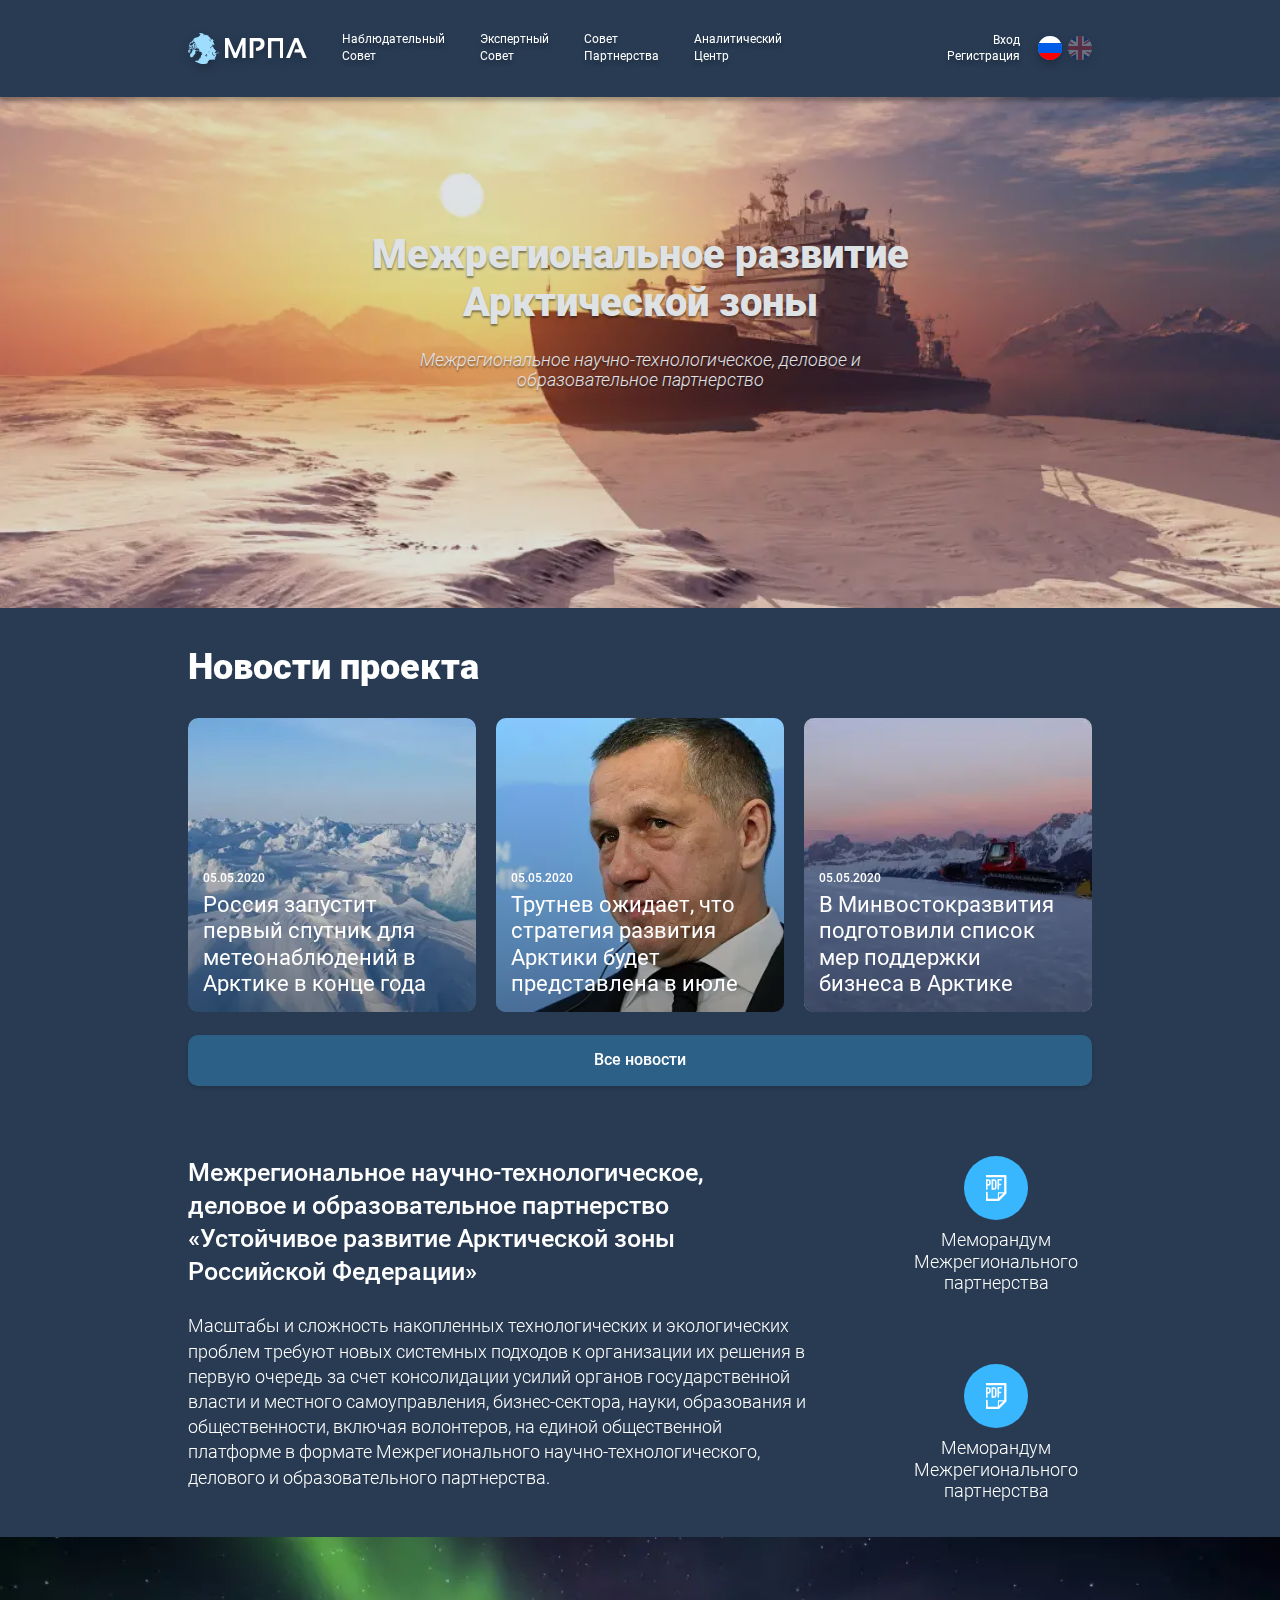
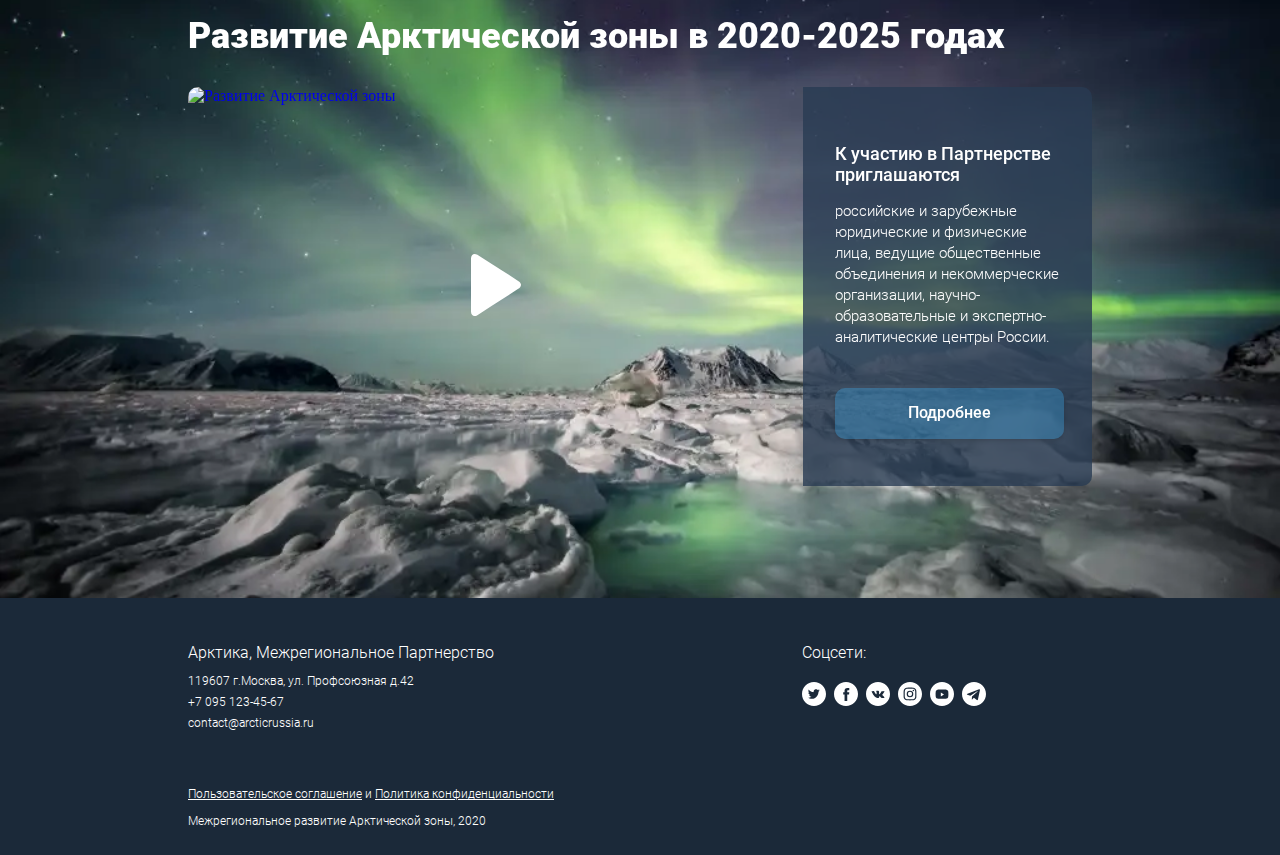
<file: index.html>
<!DOCTYPE html>
<html lang="en">

<head>
    <meta charset="UTF-8">
    <meta name="viewport" content="width=device-width, initial-scale=1.0">
    <meta name="theme-color" content="#283b53">
    <link rel="apple-touch-icon" sizes="180x180" href="images/favicon/apple-touch-icon.png">
    <link rel="icon" type="image/png" sizes="32x32" href="images/favicon/favicon-32x32.png">
    <link rel="icon" type="image/png" sizes="16x16" href="images/favicon/favicon-16x16.png">
    <link rel="manifest" href="images/favicon/site.webmanifest">
    <meta name="msapplication-TileColor" content="#da532c">
    <meta http-equiv="X-UA-Compatible" content="ie=edge">
    <title>МРПА</title>
    <link rel="stylesheet" href="css/style.min.css">
</head>

<body>
    <header class="header">
	<div class="container header__container">

		<a href="index.html" class="header__logo logo" aria-label="Логотип МРПА" title="Главная страница МРПА">
			<svg class="logo__img1 object-fit">
				<use href="images/svgSprite/svgSprite.svg#logo-img"></use>
			</svg>
			<svg class="logo__img2 object-fit">
				<use href="images/svgSprite/svgSprite.svg#logo-text"></use>
			</svg>
		</a>

		<nav class="nav header__nav">
			<ul class="nav__list">
				<li class="nav__item"><a href="supervisory-partnerships.html" class="nav__link">
						<span>Наблюдательный</span><span>Совет</span></a>
				</li>
				<li class="nav__item"><a href="expert-council.html" class="nav__link">
						<span>Экспертный</span><span>Совет</span></a>
				</li>
				<li class="nav__item"><a href="partnership.html" class="nav__link">
						<span>Совет</span><span>Партнерства</span></a>
				</li>
				<li class="nav__item"><a href="analytics.html" class="nav__link">
						<span>Аналитический</span><span>Центр</span></a>
				</li>
			</ul>
		</nav>

		<div class="authorization header__authorization">
			<a href="#" class="authorization__link">Вход</a>
			<a href="#" class="authorization__link">Регистрация</a>
		</div>

		<form class="language header__language">
			<label for="ru" title="Переключить на Русский Язык">
				<input class="language__control language__control--ru" type="radio" name="lang" checked id="ru">
			</label>
			<label for="eu" title="Change to English">
				<input class="language__control language__control--eu" type="radio" name="lang" id="eu">
			</label>
		</form>

		<nav class="nav header__nav header__nav--mob">
			<ul class="nav__list">
				<li class="nav__item"><a href="#" class="nav__link"><span>Реестр</span><span>Участников</span></a></li>
				<li class="nav__item"><a href="#" class="nav__link"><span>Документы</span><span>Партнерства</span></a></li>
			</ul>
		</nav>
		<button type="button" aria-label="Открыть меню" class="burger header__burger">
  <span></span>
</button>

  <div class="burger-menu header__burger-menu">
    <div class="burger-menu-authorization">
      <a href="#" class="burger-menu-authorization__link">Вход</a>
      <a href="#" class="burger-menu-authorization__link">Регистрация</a>
    </div>
    <nav class="nav burger-menu__nav">
      <ul class="nav__list">
        <li class="nav__item"><a href="supervisory-partnerships.html" class="nav__link"><span>Наблюдательный</span><span>Совет</span></a></li>
        <li class="nav__item"><a href="expert-council.html" class="nav__link"><span>Экспертный</span><span>Совет</span></a></li>
        <li class="nav__item"><a href="partnership.html" class="nav__link nav__link--current"><span>Совет</span><span>Партнерства</span></a></li>
        <li class="nav__item"><a href="#" class="nav__link"><span>Аналитический</span><span>Центр</span></a></li>
      </ul>
    </nav>

   <form class="language burger__language">
      <label for="ru">
        <input class="language__control language__control--ru" type="radio" name="lang" checked id="ru">
      </label>
      <label for="eu">
        <input class="language__control language__control--eu" type="radio" name="lang" id="eu">
      </label>
    </form>
  </div>
 
	</div>

	<div class="overlay"></div>
</header>
    <div class="global-wrapper">
            <main class="main">
                <section class="hero hero--home">
  <div class="hero__wrapper">
    <h1 class="main-title hero__title">Межрегиональное развитие Арктической зоны</h1>
    <p class="main-descr hero__descr">Межрегиональное научно-технологическое, деловое и образовательное партнерство</p>
  </div>
</section>
                <section class="top-news padtop padbtm">
    <div class="container">
        <h2 class="mid-title margbtmxl">Новости проекта</h2>
        <ul class="top-news__list top-news-scroller scroller">

            <li class="top-news__item card">
                <article class="card__article">
                    <div href="#" class="card__images">
                        <picture>
                            <source srcset="images/news-images/card1.webp" type="image/webp">
                            <img class="object-fit lazyload" src="images/news-images/card1.jpg" width="288px"
                                height="294px" alt="Работы в Арктике">
                        </picture>
                    </div>
                    <a href="#" class="card__date news-date" aria-label="Новости дня" title="Новости дня">05.05.2020</a>
                    <h3 class="card__title">Россия запустит первый спутник для метеонаблюдений в Арктике в
                        конце года</h3>
                    <a href="single-news.html" class="card__link" aria-label="Перейти на новость" title="Арктика"></a>
                </article>
            </li>

            <li class="top-news__item card">
                <article class="card__article">
                    <div class="card__images">
                        <picture>
                            <source srcset="images/news-images/card2.webp" type="image/webp">
                            <img class="object-fit lazyload" src="images/news-images/card2.jpg" width="288px"
                                height="294px" alt="Юрий Петрович Трутнев">
                        </picture>
                    </div>
                    <a href="#" class="card__date news-date" aria-label="Новости дня" title="Новости дня">05.05.2020</a>
                    <h3 class="card__title">Трутнев ожидает, что стратегия развития Арктики будет представлена в июле
                    </h3>
                    <a href="single-news.html" class="card__link" aria-label="Перейти на новость"
                        title="Юрий Петрович Трутнев"></a>
                </article>
            </li>

            <li class="top-news__item card">
                <article class="card__article">
                    <div class="card__images">
                        <picture>
                            <source srcset="images/news-images/card3.webp" type="image/webp">
                            <img class="object-fit lazyload" src="images/news-images/card3.jpg" width="288px"
                                height="294px" alt="Работы в Арктике">
                        </picture>
                    </div>
                    <a href="#" class="card__date news-date" title="Новости дня">05.05.2020</a>
                    <h3 class="card__title">В Минвостокразвития подготовили список мер поддержки бизнеса в Арктике</h3>
                    <a href="single-news.html" class="card__link" aria-label="Перейти на новость"
                        title="Работы в Арктике"></a>
                </article>
            </li>

        </ul>
        <a href="all-news.html" class="top-news__btn all-news-btn" aria-label="Открыть все новости">Все новости</a>
    </div>
</section>
                <section class="specification padtop padbtm">
  <div class="container">
    <h2 class="visually-hidden">Скачать документацию Меморандума Межрегионального партнерства</h2>
    <div class="specification__row">
      <div class="specification__col1">
        <h3 class="specification__title small-title margbtmxl">Межрегиональное научно-технологическое, деловое и образовательное
          партнерство
          «Устойчивое развитие Арктической зоны Российской Федерации»
        </h3>
        <p class="specification__text main-text">Масштабы и сложность накопленных технологических и экологических проблем
          требуют новых системных подходов к организации их решения в первую очередь за счет консолидации усилий органов
          государственной власти и местного самоуправления, бизнес-сектора, науки, образования и общественности, включая
          волонтеров, на единой общественной платформе в формате Межрегионального научно-технологического, делового и
          образовательного партнерства.
        </p>
      </div>
      <div class="specification__col2">
       <ul class="dowloand">
  <li class="dowloand__item">
    <a href="#" download class="dowloand__link dowloand-btn" aria-label="Скачать PDF файл">
      <span class="dowloand-btn__icon dowloand-btn__icon--pdf"></span>
      <p class="dowloand-btn__dscr main-text">Меморандум Межрегионального партнерства </p>
    </a>
  </li>
  <li class="dowloand__item">
    <a href="#" download class="dowloand__link dowloand-btn" aria-label="Скачать PDF файл">
      <span class="dowloand-btn__icon dowloand-btn__icon--pdf"></span>
      <p class="dowloand-btn__dscr main-text">Меморандум Межрегионального партнерства </p>
    </a>
  </li>
</ul>
      </div>
    </div>
  </div>
</section>
                <section class="movie">
  <div class="container">
    <h2 class="mid-title margbtmxl">Развитие Арктической зоны в 2020-2025 годах</h2>
    <div class="movie__inner">
      <div class="movie__player" aria-label="Видео о развитии Арктической зоны">
        <iframe width="100%" height="100%" src="https://www.youtube.com/embed/f7hbWvHKns0?start=136" srcdoc="<style>*{padding:0;margin:0;overflow:hidden}html,body{height:100%}img{position:absolute;width:100%;height:100%;top:0;bottom:0;}span{position:absolute;top:50%;left:50%;transform:translate(-50%, -50%)}span svg{width:67px;height:78px;}</style>
          <a href=https://www.youtube.com/embed/f7hbWvHKns0?autoplay=1>
            <picture>
            <source srcset=https://img.youtube.com/vi_webp/f7hbWvHKns0/hqdefault.webp type=image/webp>
            <img class=object-fit lazyloaded src=https://img.youtube.com/vi/f7hbWvHKns0/hqdefault.jpg alt='Развитие Арктической зоны'>
            </picture>
            <span aria-label=Воспроизвести видео><svg class=object-fit width=50px height=62px><use href=images/svgSprite/svgSprite.svg#play></use></svg>
            </span></a>" frameborder="0"
          allow="accelerometer; autoplay; encrypted-media; gyroscope; picture-in-picture" allowfullscreen
          title="Развитие Арктической зоны">
        </iframe>
      </div>
      <div class="movie__descr description">
        <h3 class="description__title">К участию в Партнерстве приглашаются</h3>
        <p class="description__text">российские и зарубежные юридические и физические лица, ведущие общественные
          объединения и некоммерческие организации, научно-образовательные и экспертно-аналитические центры России.
        </p>
        <a href="#" class="description__link all-news-btn">Подробнее</a>
      </div>
    </div>
  </div>
</section>
            </main>
        <footer class="footer">
	<div class="container">
		<div class="footer__row">

			<div class="footer__col footer__col--1">
				<h2 class="footer__title">
					Арктика, Межрегиональное Партнерство
				</h2>
				<ul class="footer__contacts contacts">
					<li class="contacts__item"><a class="contacts__link small-text" href="#" target="_blank">119607 г.Москва, ул. Профсоюзная д.42</a></li>
					<li class="contacts__item"><a class="contacts__link small-text" href="tel:+70951234567">+7 095 123-45-67</a></li>
					<li class="contacts__item"><a class="contacts__link small-text" href="mailto:contact@arcticrussia.ru">contact@arcticrussia.ru</a></li>
				</ul>
			</div>

			<div class="footer__col footer__col--2">
				<h2 class="footer__title">Соцсети:</h2>
				<ul class="footer__social social">
					<li class="social__item"><a class="social__link" href="#" aria-label="Мы в Твиттере"><svg width="24px"
								height="24px">
								<use href="images/svgSprite/svgSprite.svg#twitter"></use>
							</svg>
						</a></li>
					<li class="social__item"><a class="social__link" href="#" aria-label="Мы в Фэйсбуке"><svg width="24px"
								height="24px">
								<use href="images/svgSprite/svgSprite.svg#facebook"></use>
							</svg>
						</a></li>
					<li class="social__item"><a class="social__link" href="#" aria-label="Мы в ВК"><svg width="24px"
								height="24px">
								<use href="images/svgSprite/svgSprite.svg#vk"></use>
							</svg>
						</a></li>
					<li class="social__item"><a class="social__link" href="#" aria-label="Мы в Инстаграмме"><svg width="24px"
								height="24px">
								<use href="images/svgSprite/svgSprite.svg#insta"></use>
							</svg>
						</a></li>
					<li class="social__item"><a class="social__link" href="#" aria-label="Мы в Ютубе"><svg width="24px"
								height="24px">
								<use href="images/svgSprite/svgSprite.svg#youtube"></use>
							</svg>
						</a></li>
					<li class="social__item"><a class="social__link" href="#" aria-label="Мы в Телеграмм"><svg width="24px"
								height="24px">
								<use href="images/svgSprite/svgSprite.svg#telegram"></use>
							</svg>
						</a></li>
				</ul>
			</div>

		</div>
		<div class="footer__copyright copyright small-text">
			<div class="copyright__links">
				<a class="copyright__link" href="#">Пользовательское соглашение</a>
				<span>и</span>
				<a class="copyright__link" href="#">Политика конфиденциальности</a>
			</div>
			<p class="copyright__text">Межрегиональное развитие Арктической зоны, 2020</p>
		</div>
	</div>
</footer>
        
    </div> <!-- global-wrapper  -->

    <script src="js/main.js"></script>
</body>

</html>
</file>
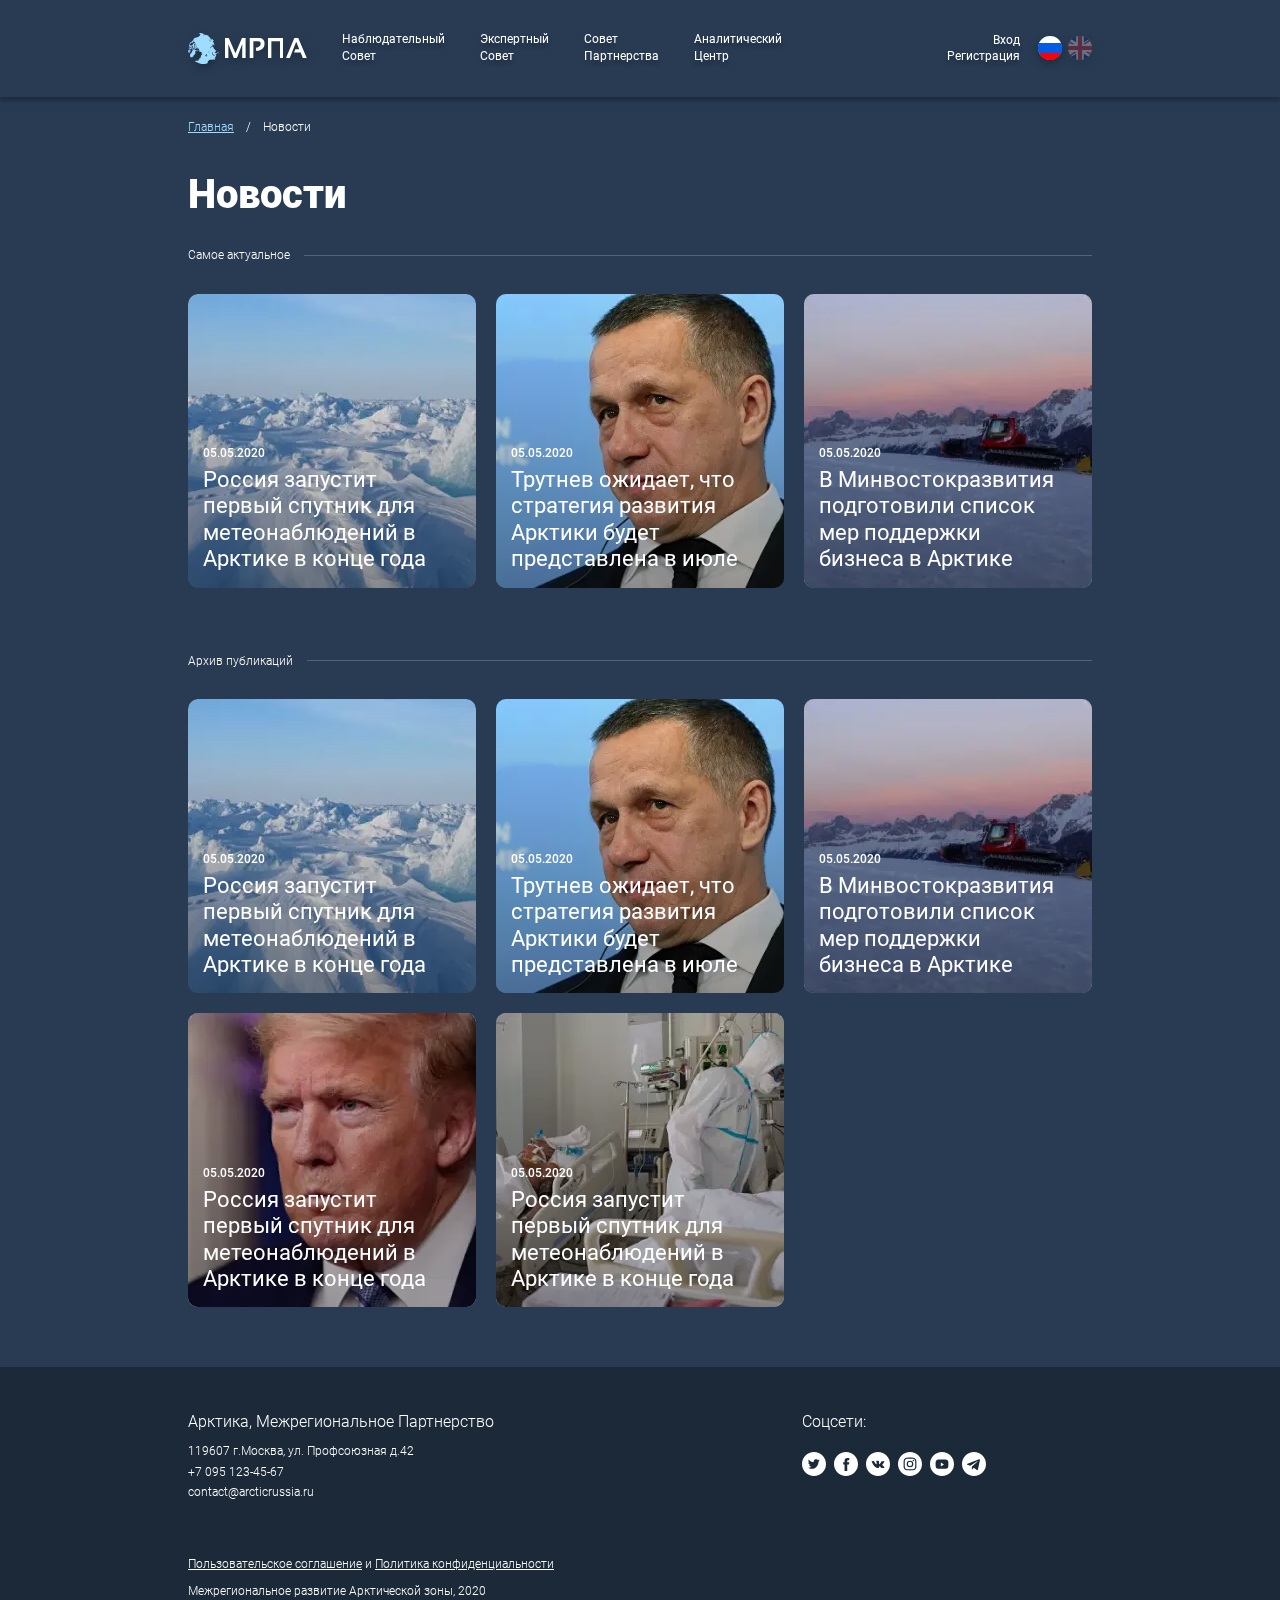
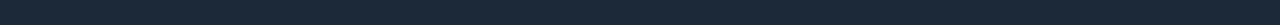
<file: all-news.html>
<!DOCTYPE html>
<html lang="en">

<head>
    <meta charset="UTF-8">
    <meta name="viewport" content="width=device-width, initial-scale=1.0">
    <meta name="theme-color" content="#283b53">
    <link rel="apple-touch-icon" sizes="180x180" href="images/favicon/apple-touch-icon.png">
    <link rel="icon" type="image/png" sizes="32x32" href="images/favicon/favicon-32x32.png">
    <link rel="icon" type="image/png" sizes="16x16" href="images/favicon/favicon-16x16.png">
    <link rel="manifest" href="images/favicon/site.webmanifest">
    <meta name="msapplication-TileColor" content="#da532c">
    <meta http-equiv="X-UA-Compatible" content="ie=edge">
    <title>МРПА</title>
    <link rel="stylesheet" href="css/style.min.css">
</head>

<body>
    <header class="header">
	<div class="container header__container">

		<a href="index.html" class="header__logo logo" aria-label="Логотип МРПА" title="Главная страница МРПА">
			<svg class="logo__img1 object-fit">
				<use href="images/svgSprite/svgSprite.svg#logo-img"></use>
			</svg>
			<svg class="logo__img2 object-fit">
				<use href="images/svgSprite/svgSprite.svg#logo-text"></use>
			</svg>
		</a>

		<nav class="nav header__nav">
			<ul class="nav__list">
				<li class="nav__item"><a href="supervisory-partnerships.html" class="nav__link">
						<span>Наблюдательный</span><span>Совет</span></a>
				</li>
				<li class="nav__item"><a href="expert-council.html" class="nav__link">
						<span>Экспертный</span><span>Совет</span></a>
				</li>
				<li class="nav__item"><a href="partnership.html" class="nav__link">
						<span>Совет</span><span>Партнерства</span></a>
				</li>
				<li class="nav__item"><a href="analytics.html" class="nav__link">
						<span>Аналитический</span><span>Центр</span></a>
				</li>
			</ul>
		</nav>

		<div class="authorization header__authorization">
			<a href="#" class="authorization__link">Вход</a>
			<a href="#" class="authorization__link">Регистрация</a>
		</div>

		<form class="language header__language">
			<label for="ru" title="Переключить на Русский Язык">
				<input class="language__control language__control--ru" type="radio" name="lang" checked id="ru">
			</label>
			<label for="eu" title="Change to English">
				<input class="language__control language__control--eu" type="radio" name="lang" id="eu">
			</label>
		</form>

		<nav class="nav header__nav header__nav--mob">
			<ul class="nav__list">
				<li class="nav__item"><a href="#" class="nav__link"><span>Реестр</span><span>Участников</span></a></li>
				<li class="nav__item"><a href="#" class="nav__link"><span>Документы</span><span>Партнерства</span></a></li>
			</ul>
		</nav>
		<button type="button" aria-label="Открыть меню" class="burger header__burger">
  <span></span>
</button>

  <div class="burger-menu header__burger-menu">
    <div class="burger-menu-authorization">
      <a href="#" class="burger-menu-authorization__link">Вход</a>
      <a href="#" class="burger-menu-authorization__link">Регистрация</a>
    </div>
    <nav class="nav burger-menu__nav">
      <ul class="nav__list">
        <li class="nav__item"><a href="supervisory-partnerships.html" class="nav__link"><span>Наблюдательный</span><span>Совет</span></a></li>
        <li class="nav__item"><a href="expert-council.html" class="nav__link"><span>Экспертный</span><span>Совет</span></a></li>
        <li class="nav__item"><a href="partnership.html" class="nav__link nav__link--current"><span>Совет</span><span>Партнерства</span></a></li>
        <li class="nav__item"><a href="#" class="nav__link"><span>Аналитический</span><span>Центр</span></a></li>
      </ul>
    </nav>

   <form class="language burger__language">
      <label for="ru">
        <input class="language__control language__control--ru" type="radio" name="lang" checked id="ru">
      </label>
      <label for="eu">
        <input class="language__control language__control--eu" type="radio" name="lang" id="eu">
      </label>
    </form>
  </div>
 
	</div>

	<div class="overlay"></div>
</header>
    <div class="global-wrapper">
        <main class="main all-news">
            <div class="container all-news__container">
                <section class="topic-page topic-page--smallpad">

  <ul class="breadcrumbs topic-page__breadcrumbs">
    <li class="breadcrumbs__item"><a href="index.html" class="breadcrumbs__link small-text">Главная</a></li>
    <li class="breadcrumbs__item"><a href="#" class="breadcrumbs__link small-text">Новости</a></li>
  </ul>

  <h1 class="main-title main-title--margin">Новости</h1>

</section>
                <section class="top-news top-news--all-news-page">
    <div class="decorline decorline--marginbtm">
        <h2 class="decorline__text small-text">Самое актуальное</h2>
      </div>
    <ul class="all-news__list top-news__list scroller top-news-scroller">
        
        <li class="top-news__item card">
            <article class="card__article">
                <div href="#" class="card__images">
                    <picture>
                        <source srcset="images/news-images/card1.webp" type="image/webp">
                        <img class="object-fit lazyload" src="images/news-images/card1.jpg" width="288px"
                            height="294px" alt="Работы в Арктике">
                    </picture>
                </div>
                <a href="#" class="card__date news-date" aria-label="Новости дня" title="Новости дня">05.05.2020</a>
                <h3 class="card__title">Россия запустит первый спутник для метеонаблюдений в Арктике в
                    конце года</h3>
                <a href="single-news.html" class="card__link" aria-label="Перейти на новость" title="Арктика"></a>
            </article>
        </li>

        <li class="top-news__item card">
            <article class="card__article">
                <div class="card__images">
                    <picture>
                        <source srcset="images/news-images/card2.webp" type="image/webp">
                        <img class="object-fit lazyload" src="images/news-images/card2.jpg" width="288px"
                            height="294px" alt="Юрий Петрович Трутнев">
                    </picture>
                </div>
                <a href="#" class="card__date news-date" aria-label="Новости дня" title="Новости дня">05.05.2020</a>
                <h3 class="card__title">Трутнев ожидает, что стратегия развития Арктики будет представлена в июле
                </h3>
                <a href="single-news.html" class="card__link" aria-label="Перейти на новость"
                    title="Юрий Петрович Трутнев"></a>
            </article>
        </li>

        <li class="top-news__item card">
            <article class="card__article">
                <div class="card__images">
                    <picture>
                        <source srcset="images/news-images/card3.webp" type="image/webp">
                        <img class="object-fit lazyload" src="images/news-images/card3.jpg" width="288px"
                            height="294px" alt="Работы в Арктике">
                    </picture>
                </div>
                <a href="#" class="card__date news-date" title="Новости дня">05.05.2020</a>
                <h3 class="card__title">В Минвостокразвития подготовили список мер поддержки бизнеса в Арктике</h3>
                <a href="single-news.html" class="card__link" aria-label="Перейти на новость"
                    title="Работы в Арктике"></a>
            </article>
        </li>

    </ul>
</section>
                <section class="news-grid padtop padbtmbig">
    <div class="decorline decorline--marginbtm">
        <h2 class="decorline__text small-text">Архив публикаций</h2>
    </div>
    <ul class="news-grid__list">

        <li class="news-grid__item card">
            <article class="card__article">
                <div href="#" class="card__images">
                    <picture>
                        <source srcset="images/news-images/card1.webp" type="image/webp">
                        <img class="object-fit lazyload" src="../images/news-images/card1.jpg" width="288px"
                            height="294px" alt="Работы в Арктике">
                    </picture>
                </div>
                <a href="#" class="card__date news-date" aria-label="Новости дня" title="Новости дня">05.05.2020</a>
                <h3 class="card__title">Россия запустит первый спутник для метеонаблюдений в Арктике в
                    конце года</h3>
                <a href="single-news.html" class="card__link" aria-label="Перейти на новость" title="Арктика"></a>
            </article>
        </li>

        <li class="news-grid__item card">
            <article class="card__article">
                <div class="card__images">
                    <picture>
                        <source srcset="images/news-images/card2.webp" type="image/webp">
                        <img class="object-fit lazyload" src="../images/news-images/card2.jpg" width="288px"
                            height="294px" alt="Юрий Петрович Трутнев">
                    </picture>
                </div>
                <a href="#" class="card__date news-date" aria-label="Новости дня" title="Новости дня">05.05.2020</a>
                <h3 class="card__title">Трутнев ожидает, что стратегия развития Арктики будет представлена в июле
                </h3>
                <a href="single-news.html" class="card__link" aria-label="Перейти на новость"
                    title="Юрий Петрович Трутнев"></a>
            </article>
        </li>

        <li class="news-grid__item card">
            <article class="card__article">
                <div class="card__images">
                    <picture>
                        <source srcset="images/news-images/card3.webp" type="image/webp">
                        <img class="object-fit lazyload" src="images/news-images/card3.jpg" width="288px" height="294px"
                            alt="Работы в Арктике">
                    </picture>
                </div>
                <a href="#" class="card__date news-date" title="Новости дня">05.05.2020</a>
                <h3 class="card__title">В Минвостокразвития подготовили список мер поддержки бизнеса в Арктике</h3>
                <a href="single-news.html" class="card__link" aria-label="Перейти на новость"
                    title="Работы в Арктике"></a>
            </article>
        </li>

        <li class="news-grid__item card">
            <article class="card__article">
                <div class="card__images">
                    <picture>
                        <source srcset="images/news-images/card4.webp" type="image/webp">
                        <img class="object-fit lazyload" src="images/news-images/card4.jpg" width="288px" height="294px"
                            alt="Арктика">
                    </picture>
                </div>
                <a href="#" class="card__date news-date" aria-label="Новости дня" title="Новости дня">05.05.2020</a>
                <h3 class="card__title">Россия запустит первый спутник для метеонаблюдений в Арктике в
                    конце года</h3>
                <a href="single-news.html" class="card__link" aria-label="Перейти на новость" title="Перейти"></a>
            </article>
        </li>

        <li class="news-grid__item card">
            <article class="card__article">
                <div class="card__images">
                    <picture>
                        <source srcset="images/news-images/card5.webp" type="image/webp">
                        <img class="object-fit lazyload" src="images/news-images/card5.jpg" width="288px" height="294px"
                            alt="Арктика">
                    </picture>
                </div>
                <a href="#" class="card__date news-date" aria-label="Новости дня" title="Новости дня">05.05.2020</a>
                <h3 class="card__title">Россия запустит первый спутник для метеонаблюдений в Арктике в
                    конце года</h3>
                <a href="single-news.html" class="card__link" aria-label="Перейти на новость" title="Перейти"></a>
            </article>
        </li>

    </ul>
</section>
            </div>
        </main>
        <footer class="footer">
	<div class="container">
		<div class="footer__row">

			<div class="footer__col footer__col--1">
				<h2 class="footer__title">
					Арктика, Межрегиональное Партнерство
				</h2>
				<ul class="footer__contacts contacts">
					<li class="contacts__item"><a class="contacts__link small-text" href="#" target="_blank">119607 г.Москва, ул. Профсоюзная д.42</a></li>
					<li class="contacts__item"><a class="contacts__link small-text" href="tel:+70951234567">+7 095 123-45-67</a></li>
					<li class="contacts__item"><a class="contacts__link small-text" href="mailto:contact@arcticrussia.ru">contact@arcticrussia.ru</a></li>
				</ul>
			</div>

			<div class="footer__col footer__col--2">
				<h2 class="footer__title">Соцсети:</h2>
				<ul class="footer__social social">
					<li class="social__item"><a class="social__link" href="#" aria-label="Мы в Твиттере"><svg width="24px"
								height="24px">
								<use href="images/svgSprite/svgSprite.svg#twitter"></use>
							</svg>
						</a></li>
					<li class="social__item"><a class="social__link" href="#" aria-label="Мы в Фэйсбуке"><svg width="24px"
								height="24px">
								<use href="images/svgSprite/svgSprite.svg#facebook"></use>
							</svg>
						</a></li>
					<li class="social__item"><a class="social__link" href="#" aria-label="Мы в ВК"><svg width="24px"
								height="24px">
								<use href="images/svgSprite/svgSprite.svg#vk"></use>
							</svg>
						</a></li>
					<li class="social__item"><a class="social__link" href="#" aria-label="Мы в Инстаграмме"><svg width="24px"
								height="24px">
								<use href="images/svgSprite/svgSprite.svg#insta"></use>
							</svg>
						</a></li>
					<li class="social__item"><a class="social__link" href="#" aria-label="Мы в Ютубе"><svg width="24px"
								height="24px">
								<use href="images/svgSprite/svgSprite.svg#youtube"></use>
							</svg>
						</a></li>
					<li class="social__item"><a class="social__link" href="#" aria-label="Мы в Телеграмм"><svg width="24px"
								height="24px">
								<use href="images/svgSprite/svgSprite.svg#telegram"></use>
							</svg>
						</a></li>
				</ul>
			</div>

		</div>
		<div class="footer__copyright copyright small-text">
			<div class="copyright__links">
				<a class="copyright__link" href="#">Пользовательское соглашение</a>
				<span>и</span>
				<a class="copyright__link" href="#">Политика конфиденциальности</a>
			</div>
			<p class="copyright__text">Межрегиональное развитие Арктической зоны, 2020</p>
		</div>
	</div>
</footer>

    </div> <!-- global-wrapper  -->

    <script src="js/main.js"></script>
</body>

</html>
</file>
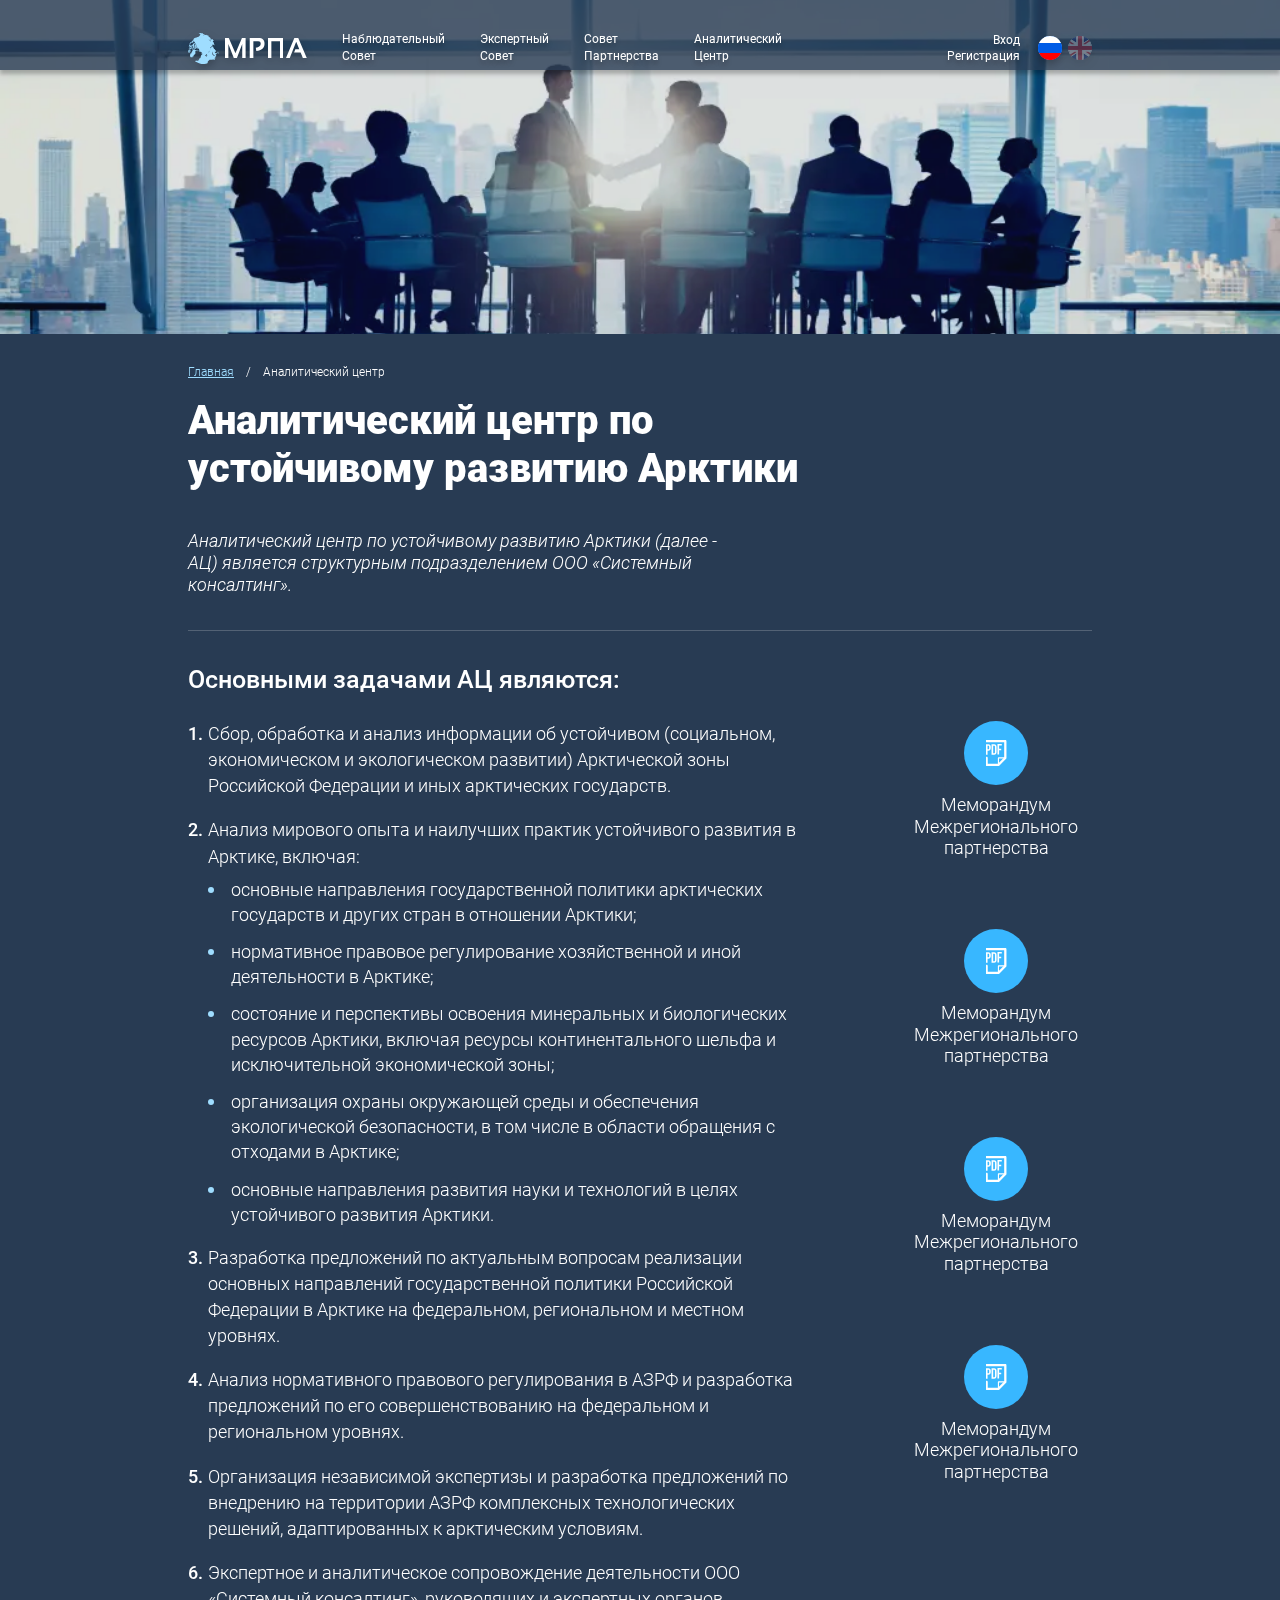
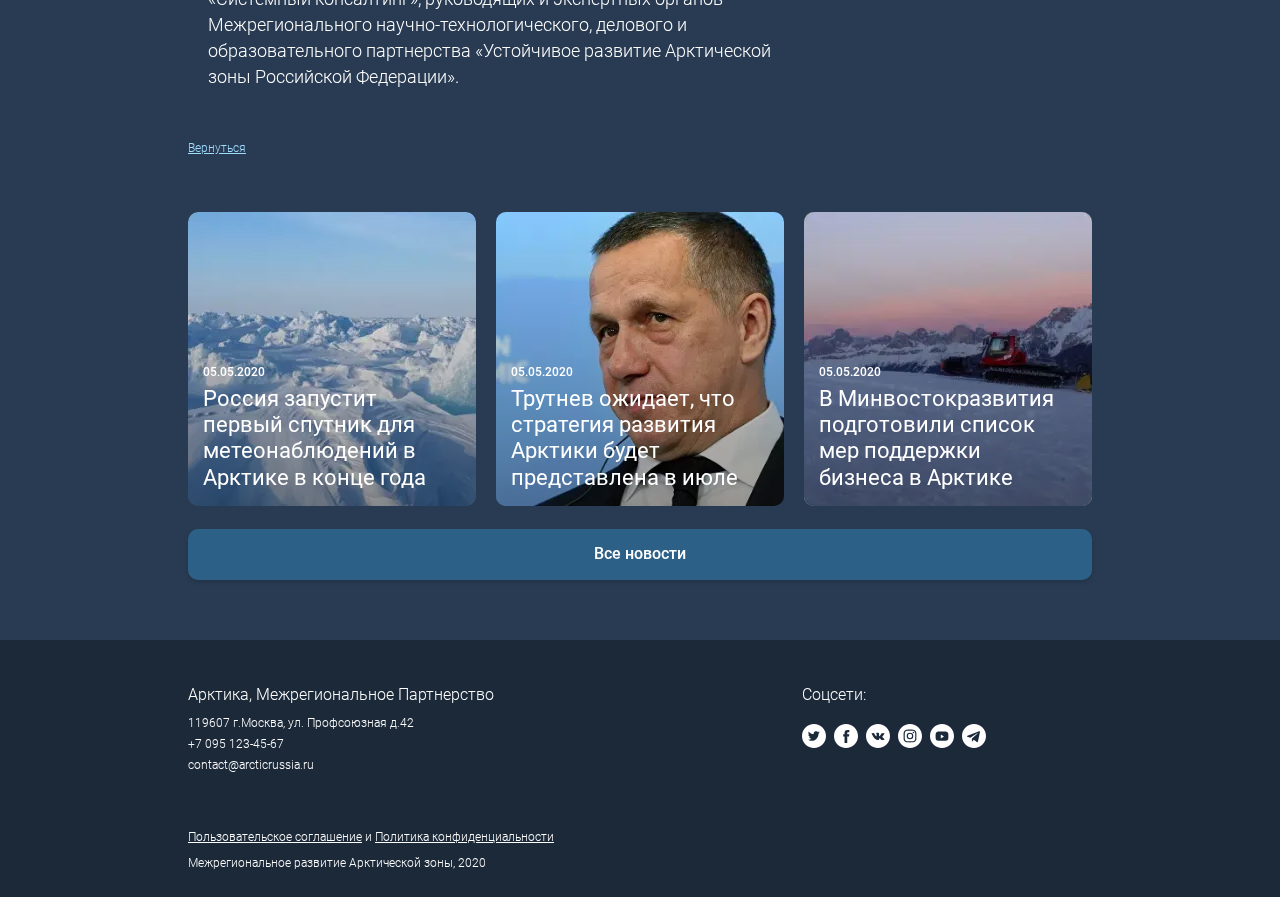
<file: analytics.html>
<!DOCTYPE html>
<html lang="en">

<head>
  <meta charset="UTF-8">
  <meta name="viewport" content="width=device-width, initial-scale=1.0">
  <meta name="theme-color" content="#283b53">
  <link rel="apple-touch-icon" sizes="180x180" href="images/favicon/apple-touch-icon.png">
  <link rel="icon" type="image/png" sizes="32x32" href="images/favicon/favicon-32x32.png">
  <link rel="icon" type="image/png" sizes="16x16" href="images/favicon/favicon-16x16.png">
  <link rel="manifest" href="images/favicon/site.webmanifest">
  <meta name="msapplication-TileColor" content="#da532c">
  <meta http-equiv="X-UA-Compatible" content="ie=edge">
  <title>МРПА</title>
  <link rel="stylesheet" href="css/style.min.css">
</head>

<body>
  <header class="header header--opac">
  <div class="container header__container">

    <a href="index.html" class="header__logo logo" aria-label="Логотип МРПА" title="Главная страница МРПА">
      <svg class="logo__img1 object-fit">
        <use href="images/svgSprite/svgSprite.svg#logo-img"></use>
      </svg>
      <svg class="logo__img2 object-fit">
        <use href="images/svgSprite/svgSprite.svg#logo-text"></use>
      </svg>
    </a>

    <nav class="nav header__nav">
      <ul class="nav__list">
        <li class="nav__item"><a href="supervisory-partnerships.html"
            class="nav__link"><span>Наблюдательный</span><span>Совет</span></a></li>
        <li class="nav__item"><a href="expert-council.html" class="nav__link"><span>Экспертный</span><span>Совет</span></a></li>
        <li class="nav__item"><a href="partnership.html" class="nav__link"><span>Совет</span><span>Партнерства</span></a></li>
        <li class="nav__item"><a class="nav__link"><span>Аналитический</span><span>Центр</span></a></li>
      </ul>
    </nav>

    <div class="authorization header__authorization">
      <a href="#" class="authorization__link">Вход</a>
      <a href="#" class="authorization__link">Регистрация</a>
    </div>

    <form class="language header__language">
      <label for="ru" title="Переключить на Русский Язык">
        <input class="language__control language__control--ru" type="radio" name="lang" checked id="ru">
      </label>
      <label for="eu" title="Change to English">
        <input class="language__control language__control--eu" type="radio" name="lang" id="eu">
      </label>
    </form>

    <nav class="nav header__nav header__nav--mob">
      <ul class="nav__list">
        <li class="nav__item"><a href="#" class="nav__link"><span>Реестр</span><span>Участников</span></a></li>
        <li class="nav__item"><a href="#" class="nav__link"><span>Документы</span><span>Партнерства</span></a></li>
      </ul>
    </nav>
    <button type="button" aria-label="Открыть меню" class="burger header__burger">
  <span></span>
</button>

  <div class="burger-menu header__burger-menu">
    <div class="burger-menu-authorization">
      <a href="#" class="burger-menu-authorization__link">Вход</a>
      <a href="#" class="burger-menu-authorization__link">Регистрация</a>
    </div>
    <nav class="nav burger-menu__nav">
      <ul class="nav__list">
        <li class="nav__item"><a href="supervisory-partnerships.html" class="nav__link"><span>Наблюдательный</span><span>Совет</span></a></li>
        <li class="nav__item"><a href="expert-council.html" class="nav__link"><span>Экспертный</span><span>Совет</span></a></li>
        <li class="nav__item"><a href="partnership.html" class="nav__link nav__link--current"><span>Совет</span><span>Партнерства</span></a></li>
        <li class="nav__item"><a class="nav__link"><span>Аналитический</span><span>Центр</span></a></li>
      </ul>
    </nav>

   <form class="language burger__language">
      <label for="ru">
        <input class="language__control language__control--ru" type="radio" name="lang" checked id="ru">
      </label>
      <label for="eu">
        <input class="language__control language__control--eu" type="radio" name="lang" id="eu">
      </label>
    </form>
  </div>
 
  </div>

  <div class="overlay"></div>
</header>
  <div class="global-wrapper global-wrapper--header-opac">
    <main class="main analytics">
        <div class="hero hero--analytics"></div>
        <div class="container analytics__container">
          <section class="topic-page">

  <ul class="breadcrumbs margbtml">
    <li class="breadcrumbs__item"><a href="index.html" class="breadcrumbs__link small-text">Главная</a></li>
    <li class="breadcrumbs__item"><a href="#" class="breadcrumbs__link small-text">Аналитический центр</a></li>
  </ul>

  <h1 class="topic-page__title main-title">Аналитический центр по устойчивому развитию Арктики</h1>
  <p class="main-descr margbtmlarg">Аналитический центр по устойчивому развитию Арктики (далее - АЦ) является
    структурным подразделением ООО «Системный консалтинг».</p>

  <div class="decorline"></div>
</section>
          <section class="specification padding">
    <h2 class="specification__title margbtmxl small-title">Основными задачами АЦ являются:</h2>
    <div class="specification__row">
      <div class="specification__col1">
       <ol class="task-number">
  <li class="task-number__item main-text">Сбор, обработка и анализ информации об устойчивом (социальном, экономическом и
    экологическом развитии) Арктической зоны Российской Федерации и иных арктических государств.</li>
  <li class="task-number__item main-text">
    <span class="task-number__chap">Анализ мирового опыта и наилучших практик устойчивого развития в Арктике, включая:</span>
    <ul class="task">
      <li class="task__item main-text">основные направления государственной политики арктических государств и других
        стран в отношении Арктики;
      </li>
      <li class="task__item main-text">нормативное правовое регулирование хозяйственной и иной деятельности в Арктике;
      </li>
      <li class="task__item main-text">состояние и перспективы освоения минеральных и биологических ресурсов Арктики,
        включая ресурсы континентального шельфа и исключительной экономической зоны;</li>
      <li class="task__item main-text">организация охраны окружающей среды и обеспечения экологической безопасности, в
        том числе в области обращения с отходами в Арктике;</li>
      <li class="task__item main-text">основные направления развития науки и технологий в целях устойчивого развития
        Арктики.</li>
    </ul>
  </li>
  <li class="task-number__item main-text">Разработка предложений по актуальным вопросам реализации основных направлений
    государственной политики Российской Федерации в Арктике на федеральном, региональном и местном уровнях.</li>
  <li class="task-number__item main-text">Анализ нормативного правового регулирования в АЗРФ и разработка предложений по
    его
    совершенствованию на федеральном и региональном уровнях.</li>
  <li class="task-number__item main-text">Организация независимой экспертизы и разработка предложений по внедрению на
    территории
    АЗРФ комплексных технологических решений, адаптированных к арктическим условиям.</li>
  <li class="task-number__item main-text">Экспертное и аналитическое сопровождение деятельности ООО «Системный
    консалтинг»,
    руководящих и экспертных органов Межрегионального научно-технологического, делового и образовательного партнерства
    «Устойчивое развитие Арктической зоны Российской Федерации». </li>
</ol>
      </div>
      <div class="specification__col2">
        <ul class="dowloand">
  <li class="dowloand__item">
    <a href="#" download class="dowloand__link dowloand-btn" aria-label="Скачать PDF файл">
      <span class="dowloand-btn__icon dowloand-btn__icon--pdf"></span>
      <p class="dowloand-btn__dscr main-text">Меморандум Межрегионального партнерства</p>
    </a>
  </li>
  <li class="dowloand__item">
    <a href="#" download class="dowloand__link dowloand-btn" aria-label="Скачать PDF файл">
      <span class="dowloand-btn__icon dowloand-btn__icon--pdf"></span>
      <p class="dowloand-btn__dscr main-text">Меморандум Межрегионального партнерства</p>
    </a>
  </li>
  <li class="dowloand__item">
    <a href="#" download class="dowloand__link dowloand-btn" aria-label="Скачать PDF файл">
      <span class="dowloand-btn__icon dowloand-btn__icon--pdf"></span>
      <p class="dowloand-btn__dscr main-text">Меморандум Межрегионального партнерства</p>
    </a>
  </li>
  <li class="dowloand__item">
    <a href="#" download class="dowloand__link dowloand-btn" aria-label="Скачать PDF файл">
      <span class="dowloand-btn__icon dowloand-btn__icon--pdf"></span>
      <p class="dowloand-btn__dscr main-text">Меморандум Межрегионального партнерства</p>
    </a>
  </li>
</ul>
    </div>
  </div>
  <div class="specification__btn comeback small-text">Вернуться</div>
</section>
          <section class="top-news padtop padbtmbig">
        <h2 class="visually-hidden">Новости проекта</h2>
        <ul class="top-news__list scroller top-news-scroller">

            <li class="top-news__item card">
                <article class="card__article">
                    <div href="#" class="card__images">
                        <picture>
                            <source srcset="images/news-images/card1.webp" type="image/webp">
                            <img class="object-fit lazyload" src="images/news-images/card1.jpg" width="288px"
                                height="294px" alt="Работы в Арктике">
                        </picture>
                    </div>
                    <a href="#" class="card__date news-date" aria-label="Новости дня" title="Новости дня">05.05.2020</a>
                    <h3 class="card__title">Россия запустит первый спутник для метеонаблюдений в Арктике в
                        конце года</h3>
                    <a href="single-news.html" class="card__link" aria-label="Перейти на новость" title="Арктика"></a>
                </article>
            </li>

            <li class="top-news__item card">
                <article class="card__article">
                    <div class="card__images">
                        <picture>
                            <source srcset="images/news-images/card2.webp" type="image/webp">
                            <img class="object-fit lazyload" src="images/news-images/card2.jpg" width="288px"
                                height="294px" alt="Юрий Петрович Трутнев">
                        </picture>
                    </div>
                    <a href="#" class="card__date news-date" aria-label="Новости дня" title="Новости дня">05.05.2020</a>
                    <h3 class="card__title">Трутнев ожидает, что стратегия развития Арктики будет представлена в июле
                    </h3>
                    <a href="single-news.html" class="card__link" aria-label="Перейти на новость"
                        title="Юрий Петрович Трутнев"></a>
                </article>
            </li>

            <li class="top-news__item card">
                <article class="card__article">
                    <div class="card__images">
                        <picture>
                            <source srcset="images/news-images/card3.webp" type="image/webp">
                            <img class="object-fit lazyload" src="images/news-images/card3.jpg" width="288px"
                                height="294px" alt="Работы в Арктике">
                        </picture>
                    </div>
                    <a href="#" class="card__date news-date" title="Новости дня">05.05.2020</a>
                    <h3 class="card__title">В Минвостокразвития подготовили список мер поддержки бизнеса в Арктике</h3>
                    <a href="single-news.html" class="card__link" aria-label="Перейти на новость"
                        title="Работы в Арктике"></a>
                </article>
            </li>

        </ul>
        <a href="all-news.html" class="top-news__btn all-news-btn">Все новости</a>
</section>
        </div>
    </main>
    <footer class="footer">
	<div class="container">
		<div class="footer__row">

			<div class="footer__col footer__col--1">
				<h2 class="footer__title">
					Арктика, Межрегиональное Партнерство
				</h2>
				<ul class="footer__contacts contacts">
					<li class="contacts__item"><a class="contacts__link small-text" href="#" target="_blank">119607 г.Москва, ул. Профсоюзная д.42</a></li>
					<li class="contacts__item"><a class="contacts__link small-text" href="tel:+70951234567">+7 095 123-45-67</a></li>
					<li class="contacts__item"><a class="contacts__link small-text" href="mailto:contact@arcticrussia.ru">contact@arcticrussia.ru</a></li>
				</ul>
			</div>

			<div class="footer__col footer__col--2">
				<h2 class="footer__title">Соцсети:</h2>
				<ul class="footer__social social">
					<li class="social__item"><a class="social__link" href="#" aria-label="Мы в Твиттере"><svg width="24px"
								height="24px">
								<use href="images/svgSprite/svgSprite.svg#twitter"></use>
							</svg>
						</a></li>
					<li class="social__item"><a class="social__link" href="#" aria-label="Мы в Фэйсбуке"><svg width="24px"
								height="24px">
								<use href="images/svgSprite/svgSprite.svg#facebook"></use>
							</svg>
						</a></li>
					<li class="social__item"><a class="social__link" href="#" aria-label="Мы в ВК"><svg width="24px"
								height="24px">
								<use href="images/svgSprite/svgSprite.svg#vk"></use>
							</svg>
						</a></li>
					<li class="social__item"><a class="social__link" href="#" aria-label="Мы в Инстаграмме"><svg width="24px"
								height="24px">
								<use href="images/svgSprite/svgSprite.svg#insta"></use>
							</svg>
						</a></li>
					<li class="social__item"><a class="social__link" href="#" aria-label="Мы в Ютубе"><svg width="24px"
								height="24px">
								<use href="images/svgSprite/svgSprite.svg#youtube"></use>
							</svg>
						</a></li>
					<li class="social__item"><a class="social__link" href="#" aria-label="Мы в Телеграмм"><svg width="24px"
								height="24px">
								<use href="images/svgSprite/svgSprite.svg#telegram"></use>
							</svg>
						</a></li>
				</ul>
			</div>

		</div>
		<div class="footer__copyright copyright small-text">
			<div class="copyright__links">
				<a class="copyright__link" href="#">Пользовательское соглашение</a>
				<span>и</span>
				<a class="copyright__link" href="#">Политика конфиденциальности</a>
			</div>
			<p class="copyright__text">Межрегиональное развитие Арктической зоны, 2020</p>
		</div>
	</div>
</footer>

  </div> <!-- global-wrapper  -->

  <script src="js/main.js"></script>
</body>

</html>
</file>
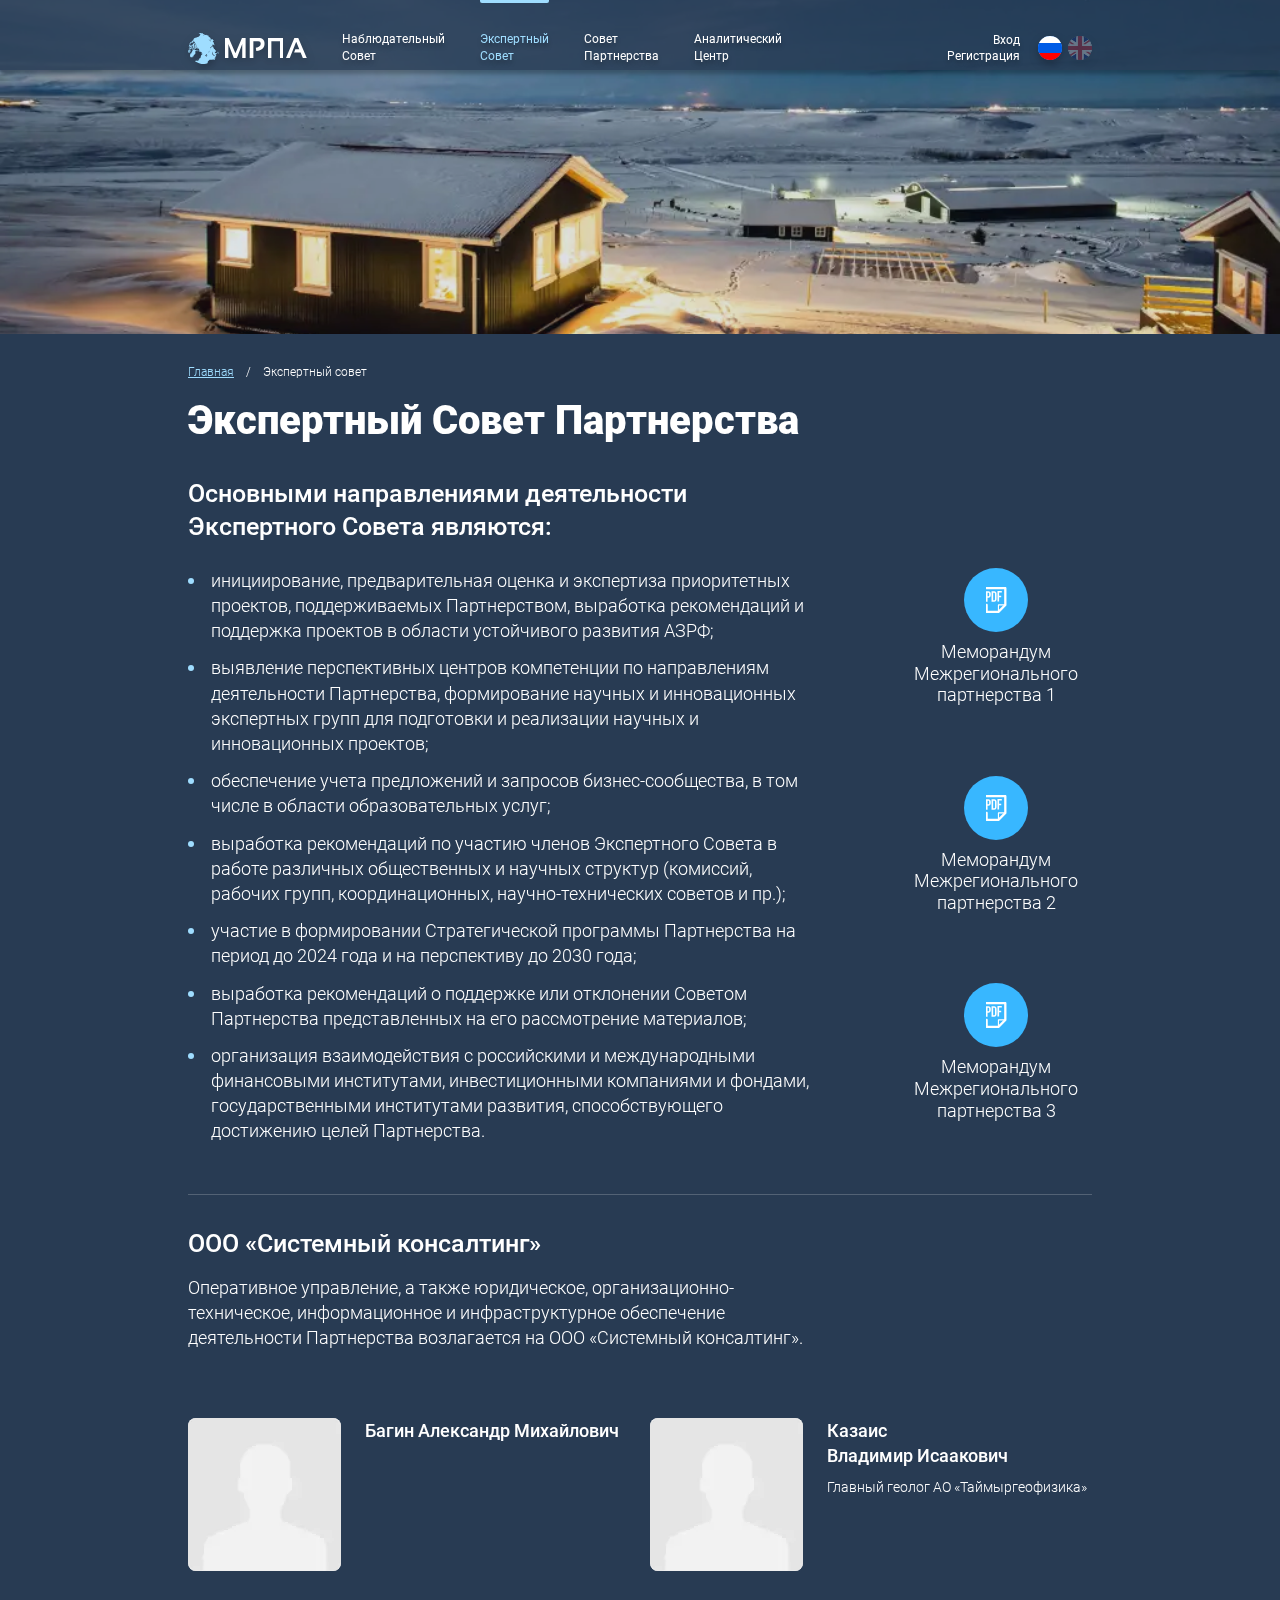
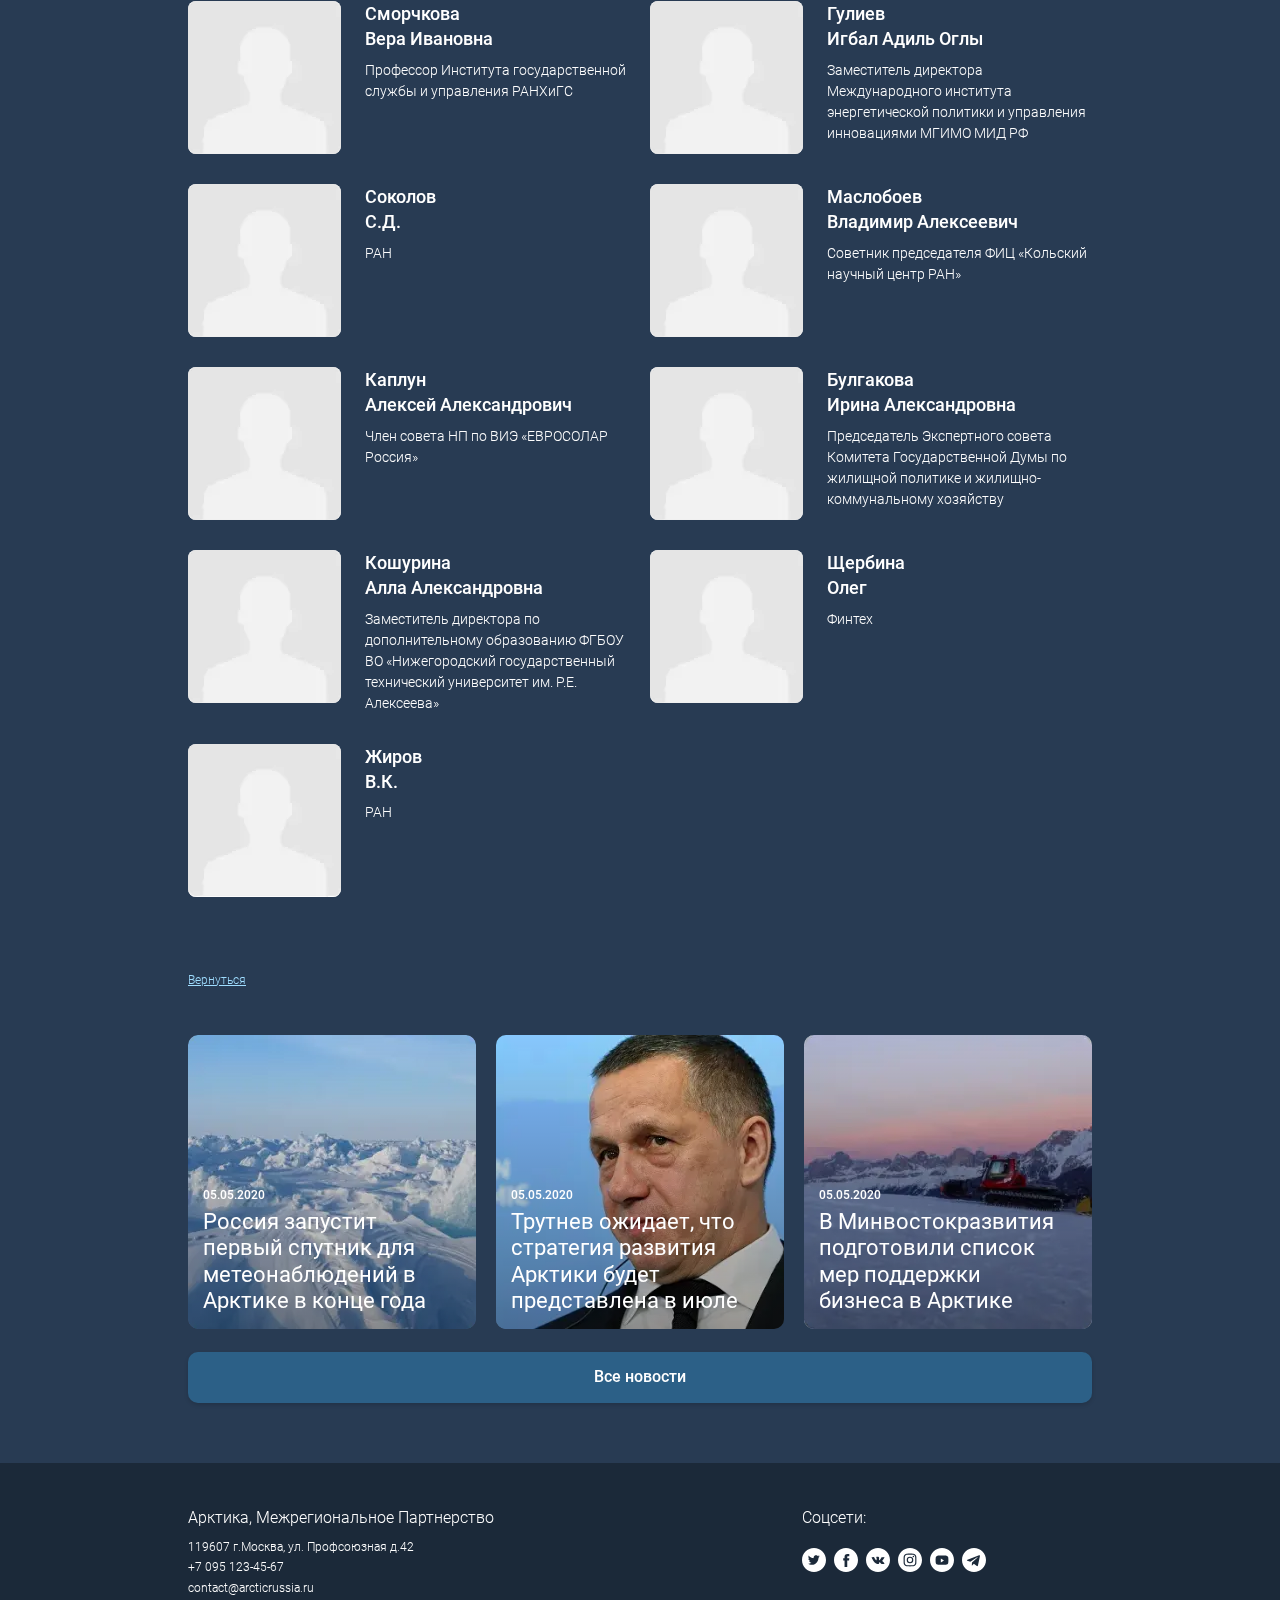
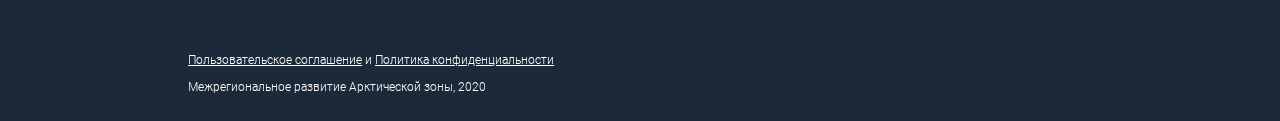
<file: expert-council.html>
<!DOCTYPE html>
<html lang="en">

<head>
  <meta charset="UTF-8">
  <meta name="viewport" content="width=device-width, initial-scale=1.0">
  <meta name="theme-color" content="#283b53">
  <link rel="apple-touch-icon" sizes="180x180" href="images/favicon/apple-touch-icon.png">
  <link rel="icon" type="image/png" sizes="32x32" href="images/favicon/favicon-32x32.png">
  <link rel="icon" type="image/png" sizes="16x16" href="images/favicon/favicon-16x16.png">
  <link rel="manifest" href="images/favicon/site.webmanifest">
  <meta name="msapplication-TileColor" content="#da532c">
  <meta http-equiv="X-UA-Compatible" content="ie=edge">
  <title>МРПА</title>
  <link rel="stylesheet" href="css/style.min.css">
</head>

<body>
  <header class="header header--opac">
  <div class="container header__container">

    <a href="index.html" class="header__logo logo" aria-label="Логотип МРПА" title="Главная страница МРПА">
      <svg class="logo__img1 object-fit">
        <use href="images/svgSprite/svgSprite.svg#logo-img"></use>
      </svg>
      <svg class="logo__img2 object-fit">
        <use href="images/svgSprite/svgSprite.svg#logo-text"></use>
      </svg>
    </a>

    <nav class="nav header__nav">
      <ul class="nav__list">
        <li class="nav__item"><a href="supervisory-partnerships.html" class="nav__link"><span>Наблюдательный</span><span>Совет</span></a></li>
        <li class="nav__item"><a class="nav__link current-link"><span>Экспертный</span><span>Совет</span></a></li>
        <li class="nav__item"><a href="partnership.html" class="nav__link"><span>Совет</span><span>Партнерства</span></a></li>
        <li class="nav__item"><a href="analytics.html" class="nav__link"><span>Аналитический</span><span>Центр</span></a></li>
      </ul>
    </nav>

    <div class="authorization header__authorization">
      <a href="#" class="authorization__link">Вход</a>
      <a href="#" class="authorization__link">Регистрация</a>
    </div>

    <form class="language header__language">
      <label for="ru" title="Переключить на Русский Язык">
        <input class="language__control language__control--ru" type="radio" name="lang" checked id="ru">
      </label>
      <label for="eu" title="Change to English">
        <input class="language__control language__control--eu" type="radio" name="lang" id="eu">
      </label>
    </form>

    <nav class="nav header__nav header__nav--mob">
      <ul class="nav__list">
        <li class="nav__item"><a href="#" class="nav__link"><span>Реестр</span><span>Участников</span></a></li>
        <li class="nav__item"><a href="#" class="nav__link"><span>Документы</span><span>Партнерства</span></a></li>
      </ul>
    </nav>
    <button type="button" aria-label="Открыть меню" class="burger header__burger">
  <span></span>
</button>

  <div class="burger-menu header__burger-menu">
    <div class="burger-menu-authorization">
      <a href="#" class="burger-menu-authorization__link">Вход</a>
      <a href="#" class="burger-menu-authorization__link">Регистрация</a>
    </div>
    <nav class="nav burger-menu__nav">
      <ul class="nav__list">
        <li class="nav__item"><a href="supervisory-partnerships.html" class="nav__link"><span>Наблюдательный</span><span>Совет</span></a></li>
        <li class="nav__item"><a class="nav__link current-link"><span>Экспертный</span><span>Совет</span></a></li>
        <li class="nav__item"><a href="partnership.html" class="nav__link"><span>Совет</span><span>Партнерства</span></a></li>
        <li class="nav__item"><a href="analytics.html" class="nav__link"><span>Аналитический</span><span>Центр</span></a></li>
      </ul>
    </nav>

   <form class="language burger__language">
      <label for="ru">
        <input class="language__control language__control--ru" type="radio" name="lang" checked id="ru">
      </label>
      <label for="eu">
        <input class="language__control language__control--eu" type="radio" name="lang" id="eu">
      </label>
    </form>
  </div>
 
  </div>

  <div class="overlay"></div>
</header>
  <div class="global-wrapper global-wrapper--header-opac">
    <main class="main expert-council">
        <div class="hero hero--expert-council"></div>
        <div class="container expert-council__container">
          <section class="topic-page">
  <ul class="breadcrumbs margbtml">
    <li class="breadcrumbs__item"><a href="index.html" class="breadcrumbs__link small-text">Главная</a></li>
    <li class="breadcrumbs__item"><a href="#" class="breadcrumbs__link small-text">Экспертный совет</a></li>
  </ul>
  <h1 class="main-title">Экспертный Совет Партнерства</h1>
</section>
          <section class="specification padding">
  <h2 class="specification__title small-title margbtmxl ">Основными направлениями деятельности Экспертного Совета являются:
  </h2>
  <div class="specification__row margbtmbig">
    <div class="specification__col1">
      <ul class="task">
  <li class="task__item main-text">инициирование, предварительная оценка и экспертиза приоритетных проектов,
    поддерживаемых Партнерством, выработка рекомендаций и поддержка проектов в области устойчивого развития АЗРФ;</li>
  <li class="task__item main-text">выявление перспективных центров компетенции по направлениям деятельности Партнерства,
    формирование научных и инновационных экспертных групп для подготовки и реализации научных и инновационных проектов;
  </li>
  <li class="task__item main-text">обеспечение учета предложений и запросов бизнес-сообщества, в том числе в области
    образовательных услуг;</li>
  <li class="task__item main-text">выработка рекомендаций по участию членов Экспертного Совета в работе различных
    общественных и научных структур (комиссий, рабочих групп, координационных, научно-технических советов и пр.);</li>
  <li class="task__item main-text">участие в формировании Стратегической программы Партнерства на период до 2024 года и
    на перспективу до 2030 года;</li>
  <li class="task__item main-text">выработка рекомендаций о поддержке или отклонении Советом Партнерства представленных
    на его рассмотрение материалов;</li>
  <li class="task__item main-text">организация взаимодействия с российскими и международными финансовыми институтами,
    инвестиционными компаниями и фондами, государственными институтами развития, способствующего достижению целей
    Партнерства.</li>
</ul>
    </div>
    <div class="specification__col2">
     <ul class="dowloand">
  <li class="dowloand__item">
    <a href="#" download class="dowloand__link dowloand-btn" aria-label="Скачать PDF файл">
      <span class="dowloand-btn__icon dowloand-btn__icon--pdf"></span>
      <p class="dowloand-btn__dscr main-text">Меморандум Межрегионального партнерства 1</p>
    </a>
  </li>
  <li class="dowloand__item">
    <a href="#" download class="dowloand__link dowloand-btn" aria-label="Скачать PDF файл">
      <span class="dowloand-btn__icon dowloand-btn__icon--pdf"></span>
      <p class="dowloand-btn__dscr main-text">Меморандум Межрегионального партнерства 2</p>
    </a>
  </li>
  <li class="dowloand__item">
    <a href="#" download class="dowloand__link dowloand-btn" aria-label="Скачать PDF файл">
      <span class="dowloand-btn__icon dowloand-btn__icon--pdf"></span>
      <p class="dowloand-btn__dscr main-text">Меморандум Межрегионального партнерства 3</p>
    </a>
  </li>
</ul>
    </div>
  </div>
  <div class="decorline"></div>
</section>
          <section class="department">
	<div class="department__head">
		<h2 class="small-title margbtml department__title">ООО «Системный консалтинг»</h2>
		<p class="main-text department__dscr">Оперативное управление, а также юридическое, организационно-техническое,
			информационное и
			инфраструктурное обеспечение деятельности Партнерства возлагается на ООО «Системный консалтинг».</p>
	</div>

	<ul class="department__items units">
		<li class="units__item">
			<a href="#" class="units__link" title="Перейти на страницу" aria-label="Информация о сотруднике">
				<div class="units__userpic">
					<picture>
						<source srcset="images/units/1.webp" type="image/webp">
						<img class="object-fit lazyloaded" src="images/units/1.jpg" width="153px" height="153px" alt="Фото">
					</picture>
				</div>
				<div class="units__text">
					<h3 class="units__name">Багин Александр Михайлович</h3>
				</div>
			</a>
		</li>
		<li class="units__item">
			<a href="#" class="units__link" title="Перейти на страницу" aria-label="Информация о сотруднике">
				<div class="units__userpic">
					<picture>
						<source srcset="images/units/1.webp" type="image/webp">
						<img class="object-fit lazyloaded" src="images/units/1.jpg" width="153px" height="153px" alt="Фото">
					</picture>
				</div>
				<div class="units__text">
					<h3 class="units__name">
						<span class="units__name-family">Казаис</span> Владимир Исаакович
					</h3>
					<span class="units__post">
						Главный геолог АО «Таймыргеофизика»
					</span>
				</div>
			</a>
		</li>
		<li class="units__item">
			<a href="#" class="units__link" title="Перейти на страницу" aria-label="Информация о сотруднике">
				<div class="units__userpic">
					<picture>
						<source srcset="images/units/1.webp" type="image/webp">
						<img class="object-fit lazyloaded" src="images/units/1.jpg" width="153px" height="153px" alt="Фото">
					</picture>
				</div>
				<div class="units__text">
					<h3 class="units__name">
						<span class="units__name-family">Сморчкова</span> Вера Ивановна
					</h3>
					<span class="units__post">
						Профессор Института государственной службы и управления РАНХиГС
					</span>
				</div>
			</a>
		</li>
		<li class="units__item">
			<a href="#" class="units__link" title="Перейти на страницу" aria-label="Информация о сотруднике">
				<div class="units__userpic">
					<picture>
						<source srcset="images/units/1.webp" type="image/webp">
						<img class="object-fit lazyloaded" src="images/units/1.jpg" width="153px" height="153px" alt="Фото">
					</picture>
				</div>
				<div class="units__text">
					<h3 class="units__name">
						<span class="units__name-family">Гулиев</span> Игбал Адиль Оглы
					</h3>
					<span class="units__post">
						Заместитель директора Международного института энергетической политики и управления инновациями МГИМО МИД РФ
					</span>
				</div>
			</a>
		</li>
		<li class="units__item">
			<a href="#" class="units__link" title="Перейти на страницу" aria-label="Информация о сотруднике">
				<div class="units__userpic">
					<picture>
						<source srcset="images/units/1.webp" type="image/webp">
						<img class="object-fit lazyloaded" src="images/units/1.jpg" width="153px" height="153px" alt="Фото">
					</picture>
				</div>
				<div class="units__text">
					<h3 class="units__name">
						<span class="units__name-family">Соколов</span> С.Д.
					</h3>
					<span class="units__post">
						РАН
					</span>
				</div>
			</a>
		</li>
		<li class="units__item">
			<a href="#" class="units__link" title="Перейти на страницу" aria-label="Информация о сотруднике">
				<div class="units__userpic">
					<picture>
						<source srcset="images/units/1.webp" type="image/webp">
						<img class="object-fit lazyloaded" src="images/units/1.jpg" width="153px" height="153px" alt="Фото">
					</picture>
				</div>
				<div class="units__text">
					<h3 class="units__name">
						<span class="units__name-family">Маслобоев</span> Владимир Алексеевич
					</h3>
					<span class="units__post">
						Советник председателя ФИЦ «Кольский научный центр РАН»
					</span>
				</div>
			</a>
		</li>
		<li class="units__item">
			<a href="#" class="units__link" title="Перейти на страницу" aria-label="Информация о сотруднике">
				<div class="units__userpic">
					<picture>
						<source srcset="images/units/1.webp" type="image/webp">
						<img class="object-fit lazyloaded" src="images/units/1.jpg" width="153px" height="153px" alt="Фото">
					</picture>
				</div>
				<div class="units__text">
					<h3 class="units__name">
						<span class="units__name-family">Каплун</span> Алексей Александрович
					</h3>
					<span class="units__post">
						Член совета НП по ВИЭ «ЕВРОСОЛАР Россия»
					</span>
				</div>
			</a>
		</li>
		<li class="units__item">
			<a href="#" class="units__link" title="Перейти на страницу" aria-label="Информация о сотруднике">
				<div class="units__userpic">
					<picture>
						<source srcset="images/units/1.webp" type="image/webp">
						<img class="object-fit lazyloaded" src="images/units/1.jpg" width="153px" height="153px" alt="Фото">
					</picture>
				</div>
				<div class="units__text">
					<h3 class="units__name">
						<span class="units__name-family">Булгакова</span> Ирина Александровна
					</h3>
					<span class="units__post">
						Председатель Экспертного совета Комитета Государственной Думы по жилищной политике и жилищно-коммунальному
						хозяйству
					</span>
				</div>
			</a>
		</li>
		<li class="units__item">
			<a href="#" class="units__link" title="Перейти на страницу" aria-label="Информация о сотруднике">
				<div class="units__userpic">
					<picture>
						<source srcset="images/units/1.webp" type="image/webp">
						<img class="object-fit lazyloaded" src="images/units/1.jpg" width="153px" height="153px" alt="Фото">
					</picture>
				</div>
				<div class="units__text">
					<h3 class="units__name">
						<span class="units__name-family">Кошурина</span> Алла Александровна
					</h3>
					<span class="units__post">
						Заместитель директора по дополнительному образованию ФГБОУ ВО «Нижегородский государственный технический
						университет им. Р.Е. Алексеева»

					</span>
				</div>
			</a>
		</li>
		<li class="units__item">
			<a href="#" class="units__link" title="Перейти на страницу" aria-label="Информация о сотруднике">
				<div class="units__userpic">
					<picture>
						<source srcset="images/units/1.webp" type="image/webp">
						<img class="object-fit lazyloaded" src="images/units/1.jpg" width="153px" height="153px" alt="Фото">
					</picture>
				</div>
				<div class="units__text">
					<h3 class="units__name">
						<span class="units__name-family">Щербина</span> Олег
					</h3>
					<span class="units__post">
						Финтех
					</span>
				</div>
			</a>
		</li>
		<li class="units__item">
			<a href="#" class="units__link" title="Перейти на страницу" aria-label="Информация о сотруднике">
				<div class="units__userpic">
					<picture>
						<source srcset="images/units/1.webp" type="image/webp">
						<img class="object-fit lazyloaded" src="images/units/1.jpg" width="153px" height="153px" alt="Фото">
					</picture>
				</div>
				<div class="units__text">
					<h3 class="units__name">
						<span class="units__name-family">Жиров</span> В.К.
					</h3>
					<span class="units__post">
						РАН
					</span>
				</div>
			</a>
		</li>
	</ul>

	<a href="index.html" class="comeback small-text department__btn">Вернуться</a>

</section>
          <section class="top-news padtop padbtmbig">
    <h2 class="visually-hidden">Главные новости проекта</h2>
    <ul class="top-news__list scroller top-news-scroller">

        <li class="top-news__item card">
            <article class="card__article">
                <div href="#" class="card__images">
                    <picture>
                        <source srcset="images/news-images/card1.webp" type="image/webp">
                        <img class="object-fit lazyload" src="images/news-images/card1.jpg" width="288px" height="294px"
                            alt="Работы в Арктике">
                    </picture>
                </div>
                <a href="#" class="card__date news-date" aria-label="Новости дня" title="Новости дня">05.05.2020</a>
                <h3 class="card__title">Россия запустит первый спутник для метеонаблюдений в Арктике в
                    конце года</h3>
                <a href="single-news.html" class="card__link" aria-label="Перейти на новость" title="Арктика"></a>
            </article>
        </li>

        <li class="top-news__item card">
            <article class="card__article">
                <div class="card__images">
                    <picture>
                        <source srcset="images/news-images/card2.webp" type="image/webp">
                        <img class="object-fit lazyload" src="images/news-images/card2.jpg" width="288px" height="294px"
                            alt="Юрий Петрович Трутнев">
                    </picture>
                </div>
                <a href="#" class="card__date news-date" aria-label="Новости дня" title="Новости дня">05.05.2020</a>
                <h3 class="card__title">Трутнев ожидает, что стратегия развития Арктики будет представлена в июле
                </h3>
                <a href="single-news.html" class="card__link" aria-label="Перейти на новость"
                    title="Юрий Петрович Трутнев"></a>
            </article>
        </li>

        <li class="top-news__item card">
            <article class="card__article">
                <div class="card__images">
                    <picture>
                        <source srcset="images/news-images/card3.webp" type="image/webp">
                        <img class="object-fit lazyload" src="images/news-images/card3.jpg" width="288px" height="294px"
                            alt="Работы в Арктике">
                    </picture>
                </div>
                <a href="#" class="card__date news-date" title="Новости дня">05.05.2020</a>
                <h3 class="card__title">В Минвостокразвития подготовили список мер поддержки бизнеса в Арктике</h3>
                <a href="single-news.html" class="card__link" aria-label="Перейти на новость"
                    title="Работы в Арктике"></a>
            </article>
        </li>

    </ul>
    <a href="all-news.html" class="top-news__btn all-news-btn">Все новости</a>
</section>
        </div>
    </main>
    <footer class="footer">
	<div class="container">
		<div class="footer__row">

			<div class="footer__col footer__col--1">
				<h2 class="footer__title">
					Арктика, Межрегиональное Партнерство
				</h2>
				<ul class="footer__contacts contacts">
					<li class="contacts__item"><a class="contacts__link small-text" href="#" target="_blank">119607 г.Москва, ул. Профсоюзная д.42</a></li>
					<li class="contacts__item"><a class="contacts__link small-text" href="tel:+70951234567">+7 095 123-45-67</a></li>
					<li class="contacts__item"><a class="contacts__link small-text" href="mailto:contact@arcticrussia.ru">contact@arcticrussia.ru</a></li>
				</ul>
			</div>

			<div class="footer__col footer__col--2">
				<h2 class="footer__title">Соцсети:</h2>
				<ul class="footer__social social">
					<li class="social__item"><a class="social__link" href="#" aria-label="Мы в Твиттере"><svg width="24px"
								height="24px">
								<use href="images/svgSprite/svgSprite.svg#twitter"></use>
							</svg>
						</a></li>
					<li class="social__item"><a class="social__link" href="#" aria-label="Мы в Фэйсбуке"><svg width="24px"
								height="24px">
								<use href="images/svgSprite/svgSprite.svg#facebook"></use>
							</svg>
						</a></li>
					<li class="social__item"><a class="social__link" href="#" aria-label="Мы в ВК"><svg width="24px"
								height="24px">
								<use href="images/svgSprite/svgSprite.svg#vk"></use>
							</svg>
						</a></li>
					<li class="social__item"><a class="social__link" href="#" aria-label="Мы в Инстаграмме"><svg width="24px"
								height="24px">
								<use href="images/svgSprite/svgSprite.svg#insta"></use>
							</svg>
						</a></li>
					<li class="social__item"><a class="social__link" href="#" aria-label="Мы в Ютубе"><svg width="24px"
								height="24px">
								<use href="images/svgSprite/svgSprite.svg#youtube"></use>
							</svg>
						</a></li>
					<li class="social__item"><a class="social__link" href="#" aria-label="Мы в Телеграмм"><svg width="24px"
								height="24px">
								<use href="images/svgSprite/svgSprite.svg#telegram"></use>
							</svg>
						</a></li>
				</ul>
			</div>

		</div>
		<div class="footer__copyright copyright small-text">
			<div class="copyright__links">
				<a class="copyright__link" href="#">Пользовательское соглашение</a>
				<span>и</span>
				<a class="copyright__link" href="#">Политика конфиденциальности</a>
			</div>
			<p class="copyright__text">Межрегиональное развитие Арктической зоны, 2020</p>
		</div>
	</div>
</footer>

  </div> <!-- global-wrapper  -->

  <script src="js/main.js"></script>
</body>

</html>
</file>
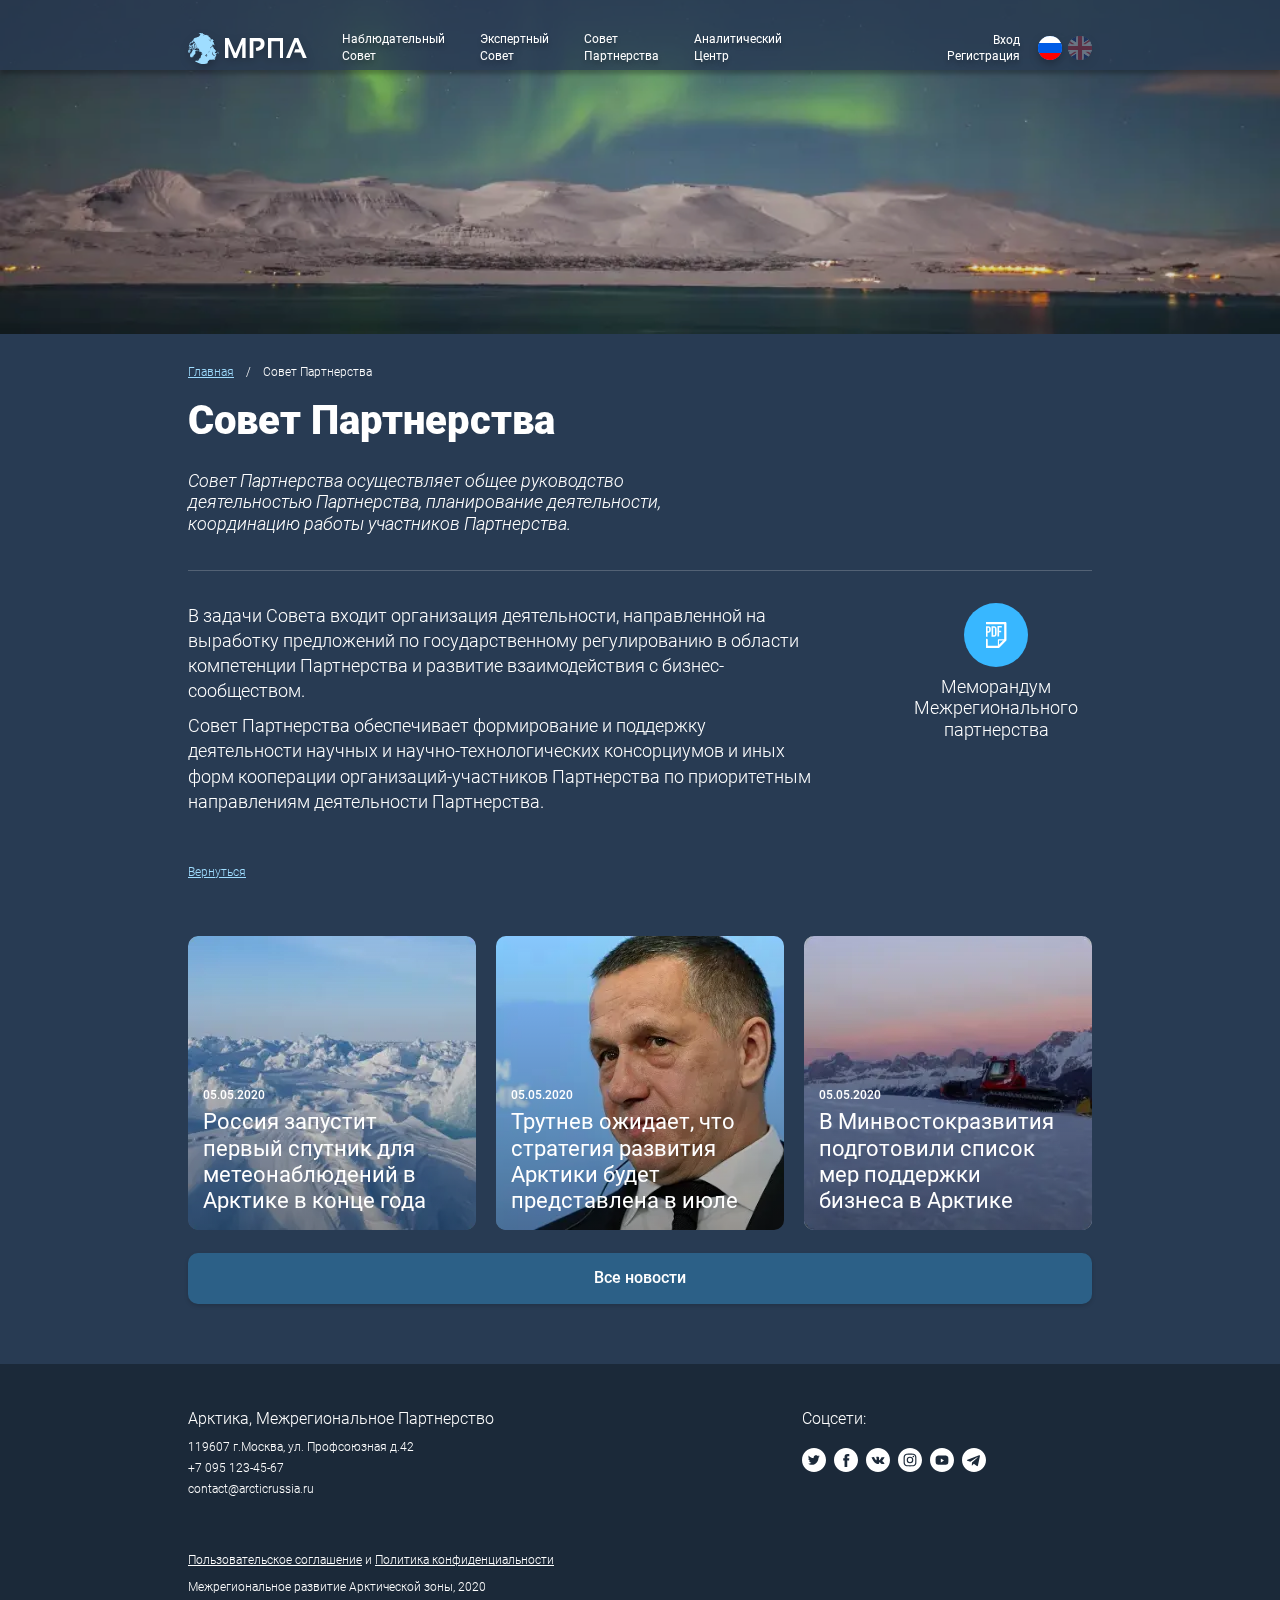
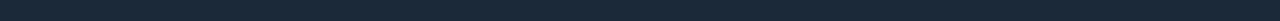
<file: partnership.html>
<!DOCTYPE html>
<html lang="en">

<head>
  <meta charset="UTF-8">
  <meta name="viewport" content="width=device-width, initial-scale=1.0">
  <meta name="theme-color" content="#283b53">
  <link rel="apple-touch-icon" sizes="180x180" href="images/favicon/apple-touch-icon.png">
  <link rel="icon" type="image/png" sizes="32x32" href="images/favicon/favicon-32x32.png">
  <link rel="icon" type="image/png" sizes="16x16" href="images/favicon/favicon-16x16.png">
  <link rel="manifest" href="images/favicon/site.webmanifest">
  <meta name="msapplication-TileColor" content="#da532c">
  <meta http-equiv="X-UA-Compatible" content="ie=edge">
  <title>МРПА</title>
  <link rel="stylesheet" href="css/style.min.css">
</head>

<body>
  <header class="header header--opac">
  <div class="container header__container">

    <a href="index.html" class="header__logo logo" aria-label="Логотип МРПА" title="Главная страница МРПА">
      <svg class="logo__img1 object-fit">
        <use href="images/svgSprite/svgSprite.svg#logo-img"></use>
      </svg>
      <svg class="logo__img2 object-fit">
        <use href="images/svgSprite/svgSprite.svg#logo-text"></use>
      </svg>
    </a>

    <nav class="nav header__nav">
      <ul class="nav__list">
        <li class="nav__item"><a href="supervisory-partnerships.html"
            class="nav__link"><span>Наблюдательный</span><span>Совет</span></a></li>
        <li class="nav__item"><a href="expert-council.html" class="nav__link"><span>Экспертный</span><span>Совет</span></a></li>
        <li class="nav__item"><a href="partnership.html" class="nav__link"><span>Совет</span><span>Партнерства</span></a></li>
        <li class="nav__item"><a href="#" class="nav__link"><span>Аналитический</span><span>Центр</span></a></li>
      </ul>
    </nav>

    <div class="authorization header__authorization">
      <a href="#" class="authorization__link">Вход</a>
      <a href="#" class="authorization__link">Регистрация</a>
    </div>

    <form class="language header__language">
      <label for="ru" title="Переключить на Русский Язык">
        <input class="language__control language__control--ru" type="radio" name="lang" checked id="ru">
      </label>
      <label for="eu" title="Change to English">
        <input class="language__control language__control--eu" type="radio" name="lang" id="eu">
      </label>
    </form>

    <nav class="nav header__nav header__nav--mob">
      <ul class="nav__list">
        <li class="nav__item"><a href="#" class="nav__link"><span>Реестр</span><span>Участников</span></a></li>
        <li class="nav__item"><a href="#" class="nav__link"><span>Документы</span><span>Партнерства</span></a></li>
      </ul>
    </nav>
    <button type="button" aria-label="Открыть меню" class="burger header__burger">
  <span></span>
</button>

  <div class="burger-menu header__burger-menu">
    <div class="burger-menu-authorization">
      <a href="#" class="burger-menu-authorization__link">Вход</a>
      <a href="#" class="burger-menu-authorization__link">Регистрация</a>
    </div>
    <nav class="nav burger-menu__nav">
      <ul class="nav__list">
        <li class="nav__item"><a href="#" class="nav__link"><span>Наблюдательный</span><span>Совет</span></a></li>
        <li class="nav__item"><a href="#" class="nav__link"><span>Экспертный</span><span>Совет</span></a></li>
        <li class="nav__item"><a href="#" class="nav__link"><span>Совет</span><span>Партнерства</span></a></li>
        <li class="nav__item"><a href="#" class="nav__link"><span>Аналитический</span><span>Центр</span></a></li>
      </ul>
    </nav>

   <form class="language burger__language">
      <label for="ru">
        <input class="language__control language__control--ru" type="radio" name="lang" checked id="ru">
      </label>
      <label for="eu">
        <input class="language__control language__control--eu" type="radio" name="lang" id="eu">
      </label>
    </form>
  </div>
 
  </div>

  <div class="overlay"></div>
</header>
  <div class="global-wrapper global-wrapper--header-opac">
    <main class="main partnership">
        <div class="hero hero--partnership"></div>
        <div class="container partnership__container">
          <section class="topic-page">

  <ul class="breadcrumbs margbtml">
    <li class="breadcrumbs__item"><a href="index.html" class="breadcrumbs__link small-text">Главная</a></li>
    <li class="breadcrumbs__item"><a href="#" class="breadcrumbs__link small-text">Совет Партнерства</a></li>
  </ul>

  <h1 class="main-title margbtmxl">Совет Партнерства</h1>
  <p class="main-descr margbtmlarg">Совет Партнерства осуществляет общее руководство деятельностью Партнерства,
    планирование деятельности, координацию работы участников Партнерства. </p>

  <div class="decorline"></div>
</section>
          <section class="specification padding">
  <h2 class="visually-hidden">Задачи Совета Партнерства</h2>
  <div class="specification__row">
    <div class="specification__col1">
      <p class="specification__text main-text">В задачи Совета входит организация деятельности, направленной на
        выработку
        предложений по государственному регулированию в области компетенции Партнерства и развитие взаимодействия с
        бизнес-сообществом.</p>
      <p class="specification__text main-text">Совет Партнерства обеспечивает формирование и поддержку деятельности
        научных и научно-технологических
        консорциумов и иных форм кооперации организаций-участников Партнерства по приоритетным направлениям деятельности
        Партнерства.</p>
    </div>
    <div class="specification__col2">
      <ul class="dowloand">
  <li class="dowloand__item">
    <a href="#" download class="dowloand__link dowloand-btn" aria-label="Скачать PDF файл">
      <span class="dowloand-btn__icon dowloand-btn__icon--pdf"></span>
      <p class="dowloand-btn__dscr main-text">Меморандум Межрегионального партнерства</p>
    </a>
  </li>
</ul>
    </div>
  </div>
  <div class="specification__btn small-text comeback">Вернуться</div>
</section>
          <section class="top-news padtop padbtmbig">
        <h2 class="visually-hidden">Новости проекта</h2>
        <ul class="top-news__list scroller top-news-scroller">

            <li class="top-news__item card">
                <article class="card__article">
                    <div href="#" class="card__images">
                        <picture>
                            <source srcset="images/news-images/card1.webp" type="image/webp">
                            <img class="object-fit lazyload" src="images/news-images/card1.jpg" width="288px"
                                height="294px" alt="Работы в Арктике">
                        </picture>
                    </div>
                    <a href="#" class="card__date news-date" aria-label="Новости дня" title="Новости дня">05.05.2020</a>
                    <h3 class="card__title">Россия запустит первый спутник для метеонаблюдений в Арктике в
                        конце года</h3>
                    <a href="single-news.html" class="card__link" aria-label="Перейти на новость" title="Арктика"></a>
                </article>
            </li>

            <li class="top-news__item card">
                <article class="card__article">
                    <div class="card__images">
                        <picture>
                            <source srcset="images/news-images/card2.webp" type="image/webp">
                            <img class="object-fit lazyload" src="images/news-images/card2.jpg" width="288px"
                                height="294px" alt="Юрий Петрович Трутнев">
                        </picture>
                    </div>
                    <a href="#" class="card__date news-date" aria-label="Новости дня" title="Новости дня">05.05.2020</a>
                    <h3 class="card__title">Трутнев ожидает, что стратегия развития Арктики будет представлена в июле
                    </h3>
                    <a href="single-news.html" class="card__link" aria-label="Перейти на новость"
                        title="Юрий Петрович Трутнев"></a>
                </article>
            </li>

            <li class="top-news__item card">
                <article class="card__article">
                    <div class="card__images">
                        <picture>
                            <source srcset="images/news-images/card3.webp" type="image/webp">
                            <img class="object-fit lazyload" src="images/news-images/card3.jpg" width="288px"
                                height="294px" alt="Работы в Арктике">
                        </picture>
                    </div>
                    <a href="#" class="card__date news-date" title="Новости дня">05.05.2020</a>
                    <h3 class="card__title">В Минвостокразвития подготовили список мер поддержки бизнеса в Арктике</h3>
                    <a href="single-news.html" class="card__link" aria-label="Перейти на новость"
                        title="Работы в Арктике"></a>
                </article>
            </li>

        </ul>
        <a href="all-news.html" class="top-news__btn all-news-btn">Все новости</a>
</section>
        </div>
    </main>
    <footer class="footer">
	<div class="container">
		<div class="footer__row">

			<div class="footer__col footer__col--1">
				<h2 class="footer__title">
					Арктика, Межрегиональное Партнерство
				</h2>
				<ul class="footer__contacts contacts">
					<li class="contacts__item"><a class="contacts__link small-text" href="#" target="_blank">119607 г.Москва, ул. Профсоюзная д.42</a></li>
					<li class="contacts__item"><a class="contacts__link small-text" href="tel:+70951234567">+7 095 123-45-67</a></li>
					<li class="contacts__item"><a class="contacts__link small-text" href="mailto:contact@arcticrussia.ru">contact@arcticrussia.ru</a></li>
				</ul>
			</div>

			<div class="footer__col footer__col--2">
				<h2 class="footer__title">Соцсети:</h2>
				<ul class="footer__social social">
					<li class="social__item"><a class="social__link" href="#" aria-label="Мы в Твиттере"><svg width="24px"
								height="24px">
								<use href="images/svgSprite/svgSprite.svg#twitter"></use>
							</svg>
						</a></li>
					<li class="social__item"><a class="social__link" href="#" aria-label="Мы в Фэйсбуке"><svg width="24px"
								height="24px">
								<use href="images/svgSprite/svgSprite.svg#facebook"></use>
							</svg>
						</a></li>
					<li class="social__item"><a class="social__link" href="#" aria-label="Мы в ВК"><svg width="24px"
								height="24px">
								<use href="images/svgSprite/svgSprite.svg#vk"></use>
							</svg>
						</a></li>
					<li class="social__item"><a class="social__link" href="#" aria-label="Мы в Инстаграмме"><svg width="24px"
								height="24px">
								<use href="images/svgSprite/svgSprite.svg#insta"></use>
							</svg>
						</a></li>
					<li class="social__item"><a class="social__link" href="#" aria-label="Мы в Ютубе"><svg width="24px"
								height="24px">
								<use href="images/svgSprite/svgSprite.svg#youtube"></use>
							</svg>
						</a></li>
					<li class="social__item"><a class="social__link" href="#" aria-label="Мы в Телеграмм"><svg width="24px"
								height="24px">
								<use href="images/svgSprite/svgSprite.svg#telegram"></use>
							</svg>
						</a></li>
				</ul>
			</div>

		</div>
		<div class="footer__copyright copyright small-text">
			<div class="copyright__links">
				<a class="copyright__link" href="#">Пользовательское соглашение</a>
				<span>и</span>
				<a class="copyright__link" href="#">Политика конфиденциальности</a>
			</div>
			<p class="copyright__text">Межрегиональное развитие Арктической зоны, 2020</p>
		</div>
	</div>
</footer>

  </div> <!-- global-wrapper  -->

  <script src="js/main.js"></script>
</body>

</html>
</file>
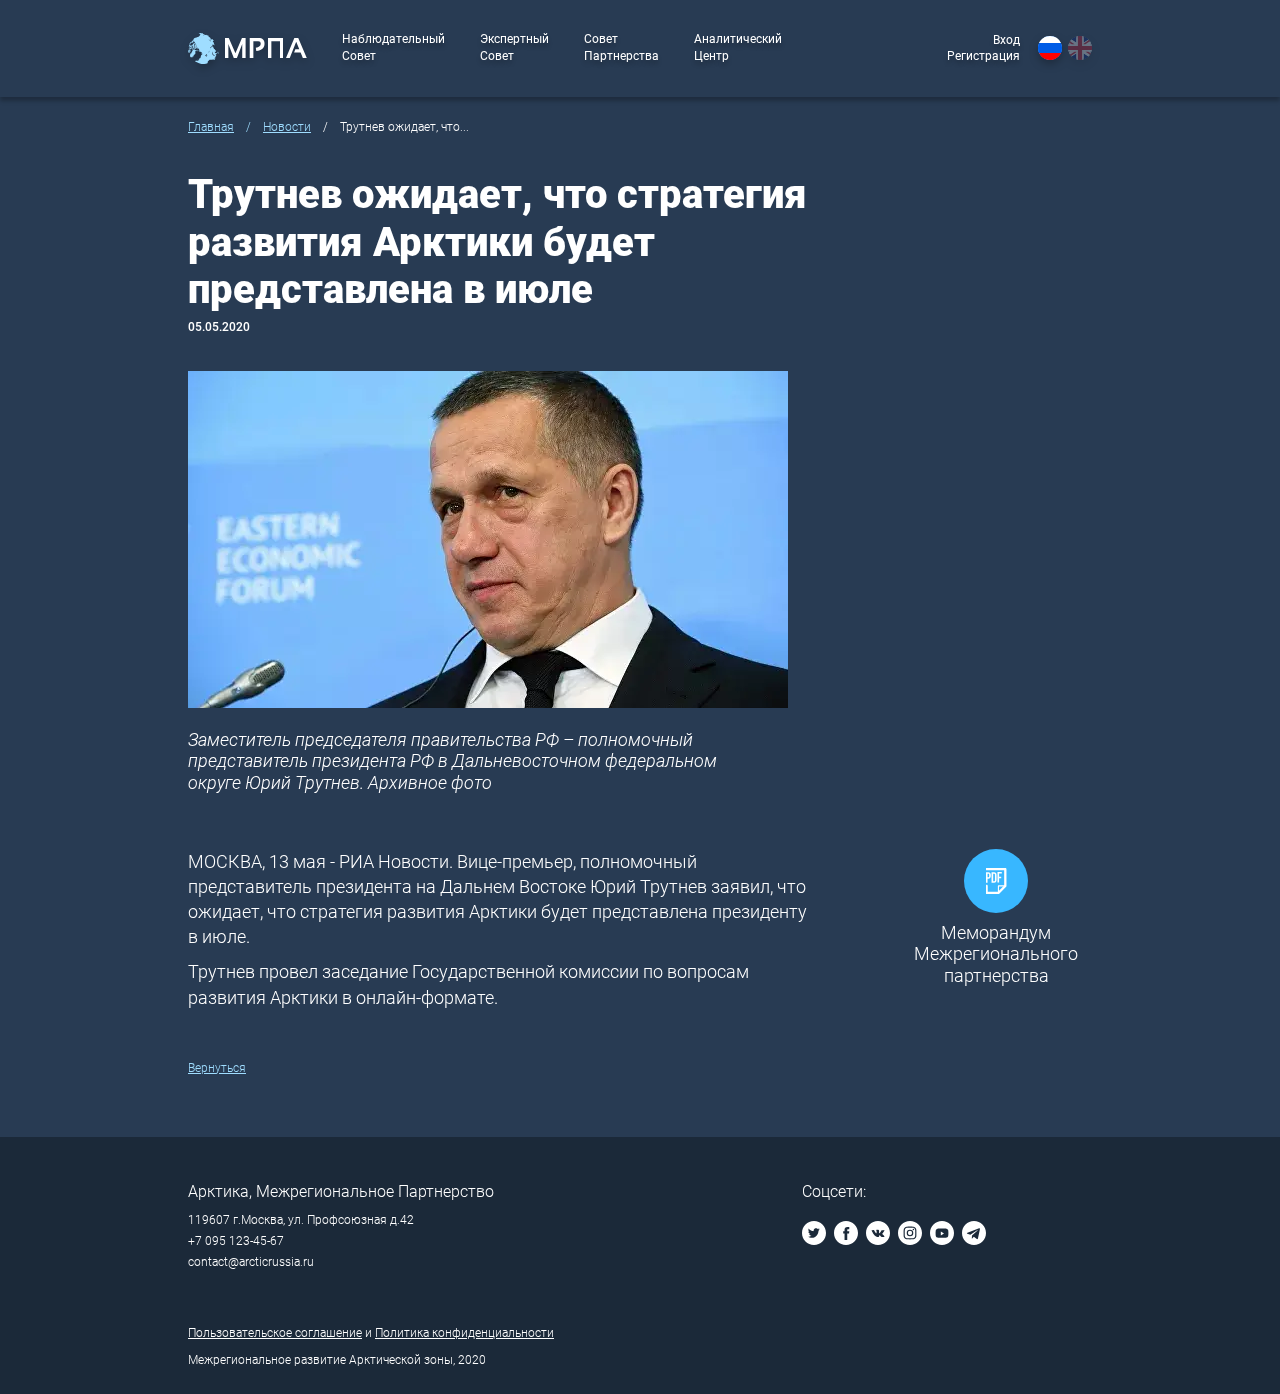
<file: single-news.html>
<!DOCTYPE html>
<html lang="en">

<head>
    <meta charset="UTF-8">
    <meta name="viewport" content="width=device-width, initial-scale=1.0">
    <meta name="theme-color" content="#283b53">
    <link rel="apple-touch-icon" sizes="180x180" href="images/favicon/apple-touch-icon.png">
    <link rel="icon" type="image/png" sizes="32x32" href="images/favicon/favicon-32x32.png">
    <link rel="icon" type="image/png" sizes="16x16" href="images/favicon/favicon-16x16.png">
    <link rel="manifest" href="images/favicon/site.webmanifest">
    <meta name="msapplication-TileColor" content="#da532c">
    <meta http-equiv="X-UA-Compatible" content="ie=edge">
    <title>МРПА</title>
    <link rel="stylesheet" href="css/style.min.css">
</head>

<body>
    <header class="header">
	<div class="container header__container">

		<a href="index.html" class="header__logo logo" aria-label="Логотип МРПА" title="Главная страница МРПА">
			<svg class="logo__img1 object-fit">
				<use href="images/svgSprite/svgSprite.svg#logo-img"></use>
			</svg>
			<svg class="logo__img2 object-fit">
				<use href="images/svgSprite/svgSprite.svg#logo-text"></use>
			</svg>
		</a>

		<nav class="nav header__nav">
			<ul class="nav__list">
				<li class="nav__item"><a href="supervisory-partnerships.html" class="nav__link">
						<span>Наблюдательный</span><span>Совет</span></a>
				</li>
				<li class="nav__item"><a href="expert-council.html" class="nav__link">
						<span>Экспертный</span><span>Совет</span></a>
				</li>
				<li class="nav__item"><a href="partnership.html" class="nav__link">
						<span>Совет</span><span>Партнерства</span></a>
				</li>
				<li class="nav__item"><a href="analytics.html" class="nav__link">
						<span>Аналитический</span><span>Центр</span></a>
				</li>
			</ul>
		</nav>

		<div class="authorization header__authorization">
			<a href="#" class="authorization__link">Вход</a>
			<a href="#" class="authorization__link">Регистрация</a>
		</div>

		<form class="language header__language">
			<label for="ru" title="Переключить на Русский Язык">
				<input class="language__control language__control--ru" type="radio" name="lang" checked id="ru">
			</label>
			<label for="eu" title="Change to English">
				<input class="language__control language__control--eu" type="radio" name="lang" id="eu">
			</label>
		</form>

		<nav class="nav header__nav header__nav--mob">
			<ul class="nav__list">
				<li class="nav__item"><a href="#" class="nav__link"><span>Реестр</span><span>Участников</span></a></li>
				<li class="nav__item"><a href="#" class="nav__link"><span>Документы</span><span>Партнерства</span></a></li>
			</ul>
		</nav>
		<button type="button" aria-label="Открыть меню" class="burger header__burger">
  <span></span>
</button>

  <div class="burger-menu header__burger-menu">
    <div class="burger-menu-authorization">
      <a href="#" class="burger-menu-authorization__link">Вход</a>
      <a href="#" class="burger-menu-authorization__link">Регистрация</a>
    </div>
    <nav class="nav burger-menu__nav">
      <ul class="nav__list">
        <li class="nav__item"><a href="supervisory-partnerships.html" class="nav__link"><span>Наблюдательный</span><span>Совет</span></a></li>
        <li class="nav__item"><a href="expert-council.html" class="nav__link"><span>Экспертный</span><span>Совет</span></a></li>
        <li class="nav__item"><a href="partnership.html" class="nav__link nav__link--current"><span>Совет</span><span>Партнерства</span></a></li>
        <li class="nav__item"><a href="#" class="nav__link"><span>Аналитический</span><span>Центр</span></a></li>
      </ul>
    </nav>

   <form class="language burger__language">
      <label for="ru">
        <input class="language__control language__control--ru" type="radio" name="lang" checked id="ru">
      </label>
      <label for="eu">
        <input class="language__control language__control--eu" type="radio" name="lang" id="eu">
      </label>
    </form>
  </div>
 
	</div>

	<div class="overlay"></div>
</header>
    <div class="global-wrapper">
        <main class="main single-news">
            <div class="container single-news__container">
                <section class="topic-page topic-page--smallpad">

  <ul class="breadcrumbs topic-page__breadcrumbs">
    <li class="breadcrumbs__item"><a href="index.html" class="breadcrumbs__link small-text">Главная</a></li>
    <li class="breadcrumbs__item"><a href="all-news.html" class="breadcrumbs__link small-text">Новости</a></li>
    <li class="breadcrumbs__item"><a href="#" class="breadcrumbs__link small-text">Трутнев ожидает, что...</a></li>
  </ul>

  <h1 class="topic-page__title-single main-title">Трутнев ожидает, что стратегия развития Арктики
    будет представлена в июле</h1>
  <span class="news-date">05.05.2020</span>


</section>
                <article class="single-news__article single-article padding">
    <h2 class="visually-hidden">Трутнев</h2>
  <a data-hystmodal="#myModal" class="single-article__img margbtml">
      <picture>
          <source srcset="images/news-images/card2.webp" type="image/webp">
          <img class="object-fit lazyload" src="images/news-images/card2.jpg" width="600px"
              height="337px" alt="Заместитель председателя правительства РФ - Юрий Трутнев>"
              title="Заместитель председателя правительства РФ - Юрий Трутнев">
      </picture>
  </a>

  <p class="single-article__descr main-descr">Заместитель председателя правительства РФ –
      полномочный представитель президента РФ в Дальневосточном федеральном округе Юрий Трутнев.
      Архивное фото</p>
</article>
                <section class="specification padtop padbtmbig">
  <h2 class="visually-hidden">Скачать документацию Меморандума Межрегионального партнерства</h2>
  <div class="specification__row">
    <div class="specification__col1">
      <p class="specification__text main-text">МОСКВА, 13 мая - РИА Новости. Вице-премьер, полномочный представитель
        президента на Дальнем Востоке Юрий Трутнев заявил, что ожидает, что стратегия развития Арктики будет
        представлена президенту в июле.
      </p>
      <p class="specification__text main-text">Трутнев провел заседание Государственной комиссии по вопросам развития Арктики
        в онлайн-формате.
      </p>
    </div>
    <div class="specification__col2">
      <ul class="dowloand">
  <li class="dowloand__item">
    <a href="#" download class="dowloand__link dowloand-btn" aria-label="Скачать PDF файл">
      <span class="dowloand-btn__icon dowloand-btn__icon--pdf"></span>
      <p class="dowloand-btn__dscr main-text">Меморандум Межрегионального партнерства </p>
    </a>
  </li>
</ul>
    </div>
  </div>
  <a href="#" class="specification__btn comeback small-text">Вернуться</a>
</section>
            </div>
        </main>
        <footer class="footer">
	<div class="container">
		<div class="footer__row">

			<div class="footer__col footer__col--1">
				<h2 class="footer__title">
					Арктика, Межрегиональное Партнерство
				</h2>
				<ul class="footer__contacts contacts">
					<li class="contacts__item"><a class="contacts__link small-text" href="#" target="_blank">119607 г.Москва, ул. Профсоюзная д.42</a></li>
					<li class="contacts__item"><a class="contacts__link small-text" href="tel:+70951234567">+7 095 123-45-67</a></li>
					<li class="contacts__item"><a class="contacts__link small-text" href="mailto:contact@arcticrussia.ru">contact@arcticrussia.ru</a></li>
				</ul>
			</div>

			<div class="footer__col footer__col--2">
				<h2 class="footer__title">Соцсети:</h2>
				<ul class="footer__social social">
					<li class="social__item"><a class="social__link" href="#" aria-label="Мы в Твиттере"><svg width="24px"
								height="24px">
								<use href="images/svgSprite/svgSprite.svg#twitter"></use>
							</svg>
						</a></li>
					<li class="social__item"><a class="social__link" href="#" aria-label="Мы в Фэйсбуке"><svg width="24px"
								height="24px">
								<use href="images/svgSprite/svgSprite.svg#facebook"></use>
							</svg>
						</a></li>
					<li class="social__item"><a class="social__link" href="#" aria-label="Мы в ВК"><svg width="24px"
								height="24px">
								<use href="images/svgSprite/svgSprite.svg#vk"></use>
							</svg>
						</a></li>
					<li class="social__item"><a class="social__link" href="#" aria-label="Мы в Инстаграмме"><svg width="24px"
								height="24px">
								<use href="images/svgSprite/svgSprite.svg#insta"></use>
							</svg>
						</a></li>
					<li class="social__item"><a class="social__link" href="#" aria-label="Мы в Ютубе"><svg width="24px"
								height="24px">
								<use href="images/svgSprite/svgSprite.svg#youtube"></use>
							</svg>
						</a></li>
					<li class="social__item"><a class="social__link" href="#" aria-label="Мы в Телеграмм"><svg width="24px"
								height="24px">
								<use href="images/svgSprite/svgSprite.svg#telegram"></use>
							</svg>
						</a></li>
				</ul>
			</div>

		</div>
		<div class="footer__copyright copyright small-text">
			<div class="copyright__links">
				<a class="copyright__link" href="#">Пользовательское соглашение</a>
				<span>и</span>
				<a class="copyright__link" href="#">Политика конфиденциальности</a>
			</div>
			<p class="copyright__text">Межрегиональное развитие Арктической зоны, 2020</p>
		</div>
	</div>
</footer>

    </div> <!-- global-wrapper  -->
    <div class="singe-news-modal hystmodal" id="myModal" aria-hidden="true">
        <div class="hystmodal__wrap">
            <div class="hystmodal__window" role="dialog" aria-modal="true">
                <button data-hystclose class="hystmodal__close">Закрыть</button>  
                <div classs="hystmodal__content">
                    <picture>
                        <source srcset="images/news-images/card2-full-768.jpg" media="(max-width: 768px)">
                        <source srcset="images/news-images/card2-full.jpg">
                        <source srcset="images/news-images/card2-full-768.webp" type="image/webp" media="(max-width: 768px)">
                        <source srcset="images/news-images/card2-full.webp" type="image/webp">
                        <img class="object-fit lazyload" src="images/news-images/card2-full.jpg" width="1024"
                            height="815px" alt="Заместитель председателя правительства РФ - Юрий Трутнев>"
                            title="Заместитель председателя правительства РФ - Юрий Трутнев">
                    </picture>
                </div>
            </div>
        </div> 
    </div>

    <script src="js/main.js"></script>
</body>

</html>
</file>
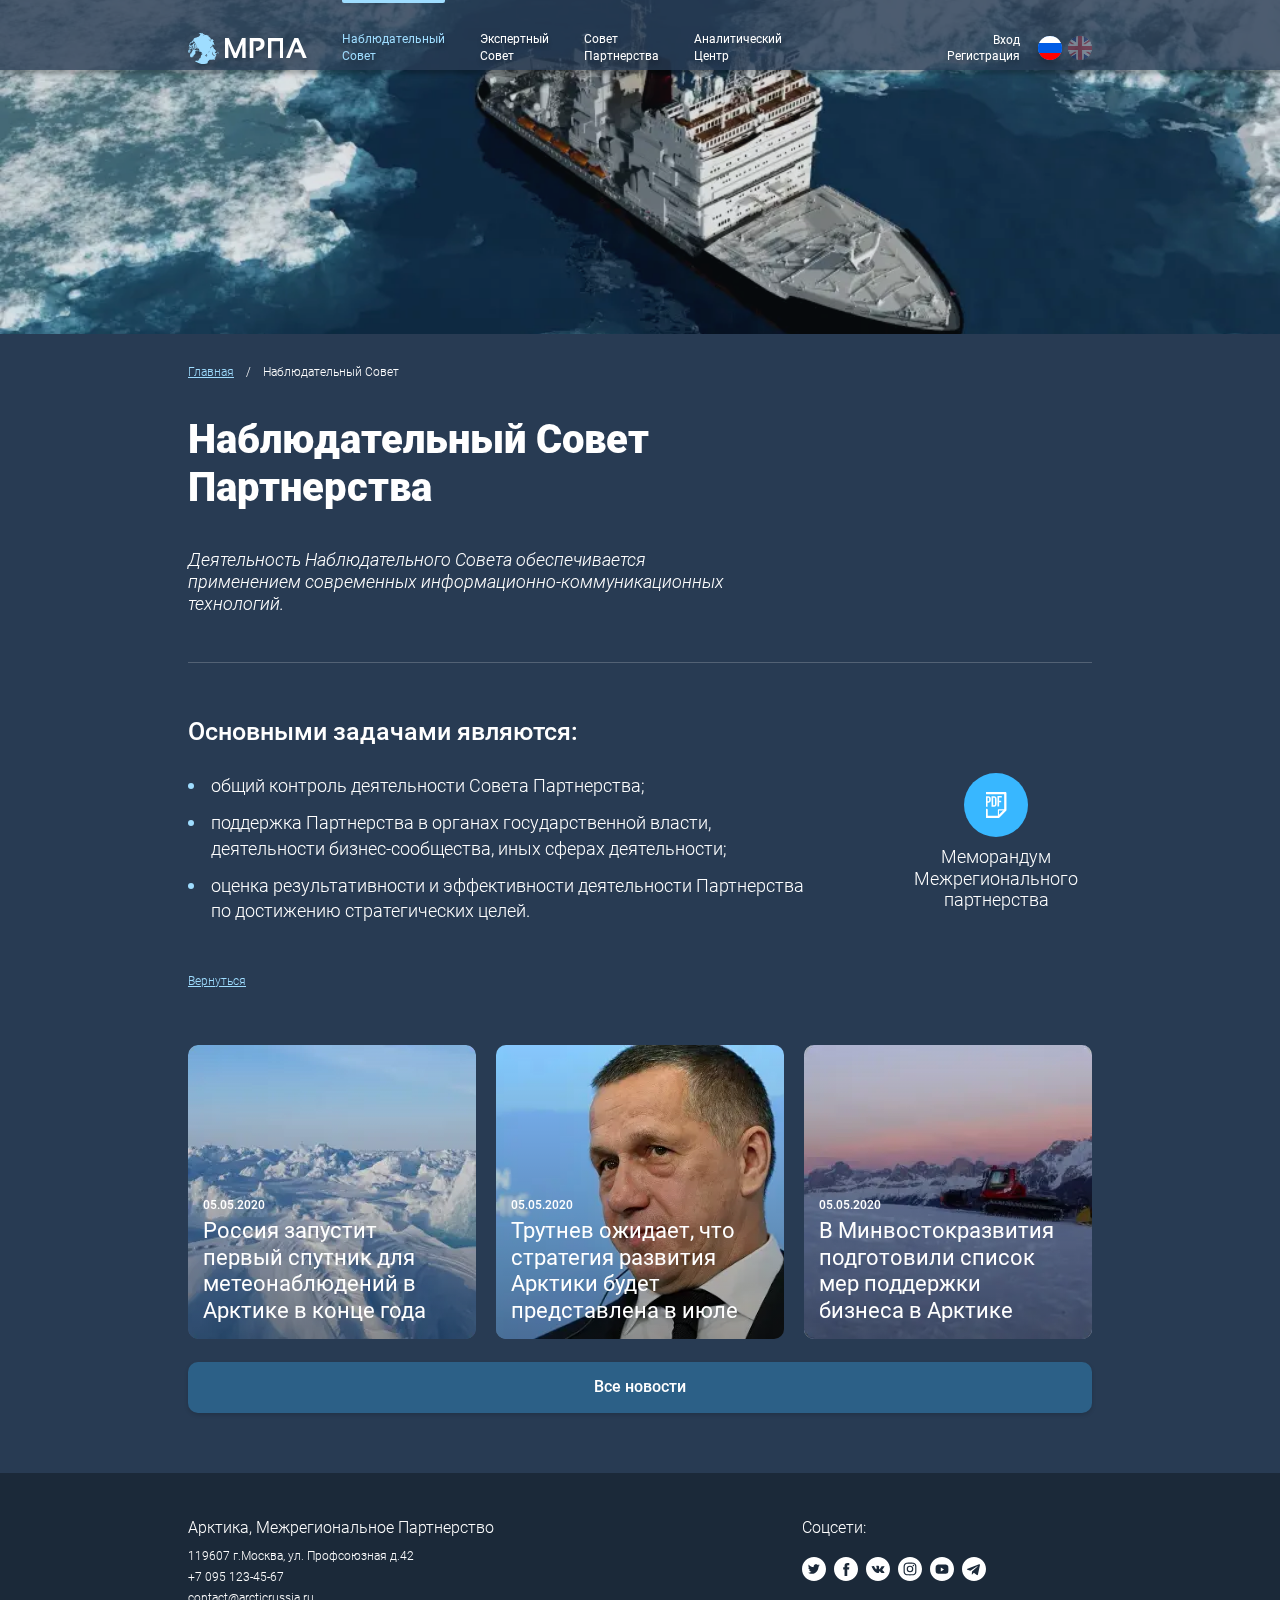
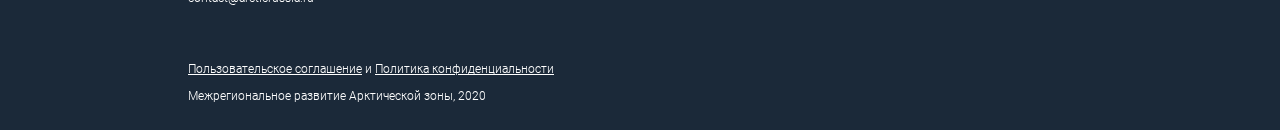
<file: supervisory-partnerships.html>
<!DOCTYPE html>
<html lang="en">

<head>
  <meta charset="UTF-8">
  <meta name="viewport" content="width=device-width, initial-scale=1.0">
  <meta name="theme-color" content="#283b53">
  <link rel="apple-touch-icon" sizes="180x180" href="images/favicon/apple-touch-icon.png">
  <link rel="icon" type="image/png" sizes="32x32" href="images/favicon/favicon-32x32.png">
  <link rel="icon" type="image/png" sizes="16x16" href="images/favicon/favicon-16x16.png">
  <link rel="manifest" href="images/favicon/site.webmanifest">
  <meta name="msapplication-TileColor" content="#da532c">
  <meta http-equiv="X-UA-Compatible" content="ie=edge">
  <title>МРПА</title>
  <link rel="stylesheet" href="css/style.min.css">
</head>

<body>
  <header class="header header--opac">
  <div class="container header__container">

    <a href="index.html" class="header__logo logo" aria-label="Логотип МРПА" title="Главная страница МРПА">
      <svg class="logo__img1 object-fit">
        <use href="images/svgSprite/svgSprite.svg#logo-img"></use>
      </svg>
      <svg class="logo__img2 object-fit">
        <use href="images/svgSprite/svgSprite.svg#logo-text"></use>
      </svg>
    </a>

    <nav class="nav header__nav">
      <ul class="nav__list">
        <li class="nav__item"><a class="nav__link current-link"><span>Наблюдательный</span><span>Совет</span></a></li>
        <li class="nav__item"><a href="expert-council.html" class="nav__link"><span>Экспертный</span><span>Совет</span></a></li>
        <li class="nav__item"><a href="partnership.html" class="nav__link"><span>Совет</span><span>Партнерства</span></a></li>
        <li class="nav__item"><a href="analytics.html" class="nav__link"><span>Аналитический</span><span>Центр</span></a></li>
      </ul>
    </nav>

    <div class="authorization header__authorization">
      <a href="#" class="authorization__link">Вход</a>
      <a href="#" class="authorization__link">Регистрация</a>
    </div>

    <form class="language header__language">
      <label for="ru" title="Переключить на Русский Язык">
        <input class="language__control language__control--ru" type="radio" name="lang" checked id="ru">
      </label>
      <label for="eu" title="Change to English">
        <input class="language__control language__control--eu" type="radio" name="lang" id="eu">
      </label>
    </form>

    <nav class="nav header__nav header__nav--mob">
      <ul class="nav__list">
        <li class="nav__item"><a href="#" class="nav__link"><span>Реестр</span><span>Участников</span></a></li>
        <li class="nav__item"><a href="#" class="nav__link"><span>Документы</span><span>Партнерства</span></a></li>
      </ul>
    </nav>
    <button type="button" aria-label="Открыть меню" class="burger header__burger">
  <span></span>
</button>

  <div class="burger-menu header__burger-menu">
    <div class="burger-menu-authorization">
      <a href="#" class="burger-menu-authorization__link">Вход</a>
      <a href="#" class="burger-menu-authorization__link">Регистрация</a>
    </div>
    <nav class="nav burger-menu__nav">
      <ul class="nav__list">
        <li class="nav__item"><a class="nav__link current-link"><span>Наблюдательный</span><span>Совет</span></a></li>
        <li class="nav__item"><a href="expert-council.html" class="nav__link"><span>Экспертный</span><span>Совет</span></a></li>
        <li class="nav__item"><a href="partnership.html" class="nav__link"><span>Совет</span><span>Партнерства</span></a></li>
        <li class="nav__item"><a href="analytics.html" class="nav__link"><span>Аналитический</span><span>Центр</span></a></li>
      </ul>
    </nav>

   <form class="language burger__language">
      <label for="ru">
        <input class="language__control language__control--ru" type="radio" name="lang" checked id="ru">
      </label>
      <label for="eu">
        <input class="language__control language__control--eu" type="radio" name="lang" id="eu">
      </label>
    </form>
  </div>
 
  </div>

  <div class="overlay"></div>
</header>
  <div class="global-wrapper global-wrapper--header-opac">
    <main class="main supervisory-partnerships">
      <div class="hero hero--supervisory-partnerships"></div>
      <div class="container supervisory-partnerships__container">
        <section class="topic-page">
  
  <ul class="breadcrumbs topic-page__breadcrumbs">
    <li class="breadcrumbs__item"><a href="index.html" class="breadcrumbs__link small-text">Главная</a></li>
    <li class="breadcrumbs__item"><a href="#" class="breadcrumbs__link small-text">Наблюдательный Совет</a></li>
  </ul>

  <h1 class="topic-page__title main-title">Наблюдательный Совет Партнерства</h1>
  <p class="topic-page__descr main-descr">Деятельность Наблюдательного Совета
    обеспечивается применением современных информационно-коммуникационных технологий.</p>
    
  <div class="decorline"></div>
</section>
        <section class="specification specification--padding">
  <h2 class="specification__title margbtmxl small-title">Основными задачами являются:</h2>
  <div class="specification__row">

    <div class="specification__col1">
      <ul class="task">
  <li class="task__item main-text">общий контроль деятельности Совета Партнерства; </li>
  <li class="task__item main-text">поддержка Партнерства в органах государственной власти, деятельности
    бизнес-сообщества,
    иных сферах деятельности;</li>
  <li class="task__item main-text">оценка результативности и эффективности деятельности Партнерства по достижению
    стратегических целей.</li>
</ul>
    </div>

    <div class="specification__col2">
      <ul class="dowloand">
  <li class="dowloand__item">
    <a href="#" download class="dowloand__link dowloand-btn" aria-label="Скачать PDF файл">
      <span class="dowloand-btn__icon dowloand-btn__icon--pdf"></span>
      <p class="dowloand-btn__dscr main-text">Меморандум Межрегионального партнерства </p>
    </a>
  </li>
</ul>
    </div>
  </div>

  <a href="#" class="specification__btn comeback small-text">Вернуться</a>
</section>
        <section class="top-news padtop padbtmbig">
        <h2 class="top-news__title visually-hidden">Новости проекта</h2>
        <ul class="top-news__list scroller top-news-scroller">

            <li class="top-news__item card">
                <article class="card__article">
                    <div href="#" class="card__images">
                        <picture>
                            <source srcset="images/news-images/card1.webp" type="image/webp">
                            <img class="object-fit lazyload" src="images/news-images/card1.jpg" width="288px"
                                height="294px" alt="Работы в Арктике">
                        </picture>
                    </div>
                    <a href="#" class="card__date news-date" aria-label="Новости дня" title="Новости дня">05.05.2020</a>
                    <h3 class="card__title">Россия запустит первый спутник для метеонаблюдений в Арктике в
                        конце года</h3>
                    <a href="single-news.html" class="card__link" aria-label="Перейти на новость" title="Арктика"></a>
                </article>
            </li>

            <li class="top-news__item card">
                <article class="card__article">
                    <div class="card__images">
                        <picture>
                            <source srcset="images/news-images/card2.webp" type="image/webp">
                            <img class="object-fit lazyload" src="images/news-images/card2.jpg" width="288px"
                                height="294px" alt="Юрий Петрович Трутнев">
                        </picture>
                    </div>
                    <a href="#" class="card__date news-date" aria-label="Новости дня" title="Новости дня">05.05.2020</a>
                    <h3 class="card__title">Трутнев ожидает, что стратегия развития Арктики будет представлена в июле
                    </h3>
                    <a href="single-news.html" class="card__link" aria-label="Перейти на новость"
                        title="Юрий Петрович Трутнев"></a>
                </article>
            </li>

            <li class="top-news__item card">
                <article class="card__article">
                    <div class="card__images">
                        <picture>
                            <source srcset="images/news-images/card3.webp" type="image/webp">
                            <img class="object-fit lazyload" src="images/news-images/card3.jpg" width="288px"
                                height="294px" alt="Работы в Арктике">
                        </picture>
                    </div>
                    <a href="#" class="card__date news-date" title="Новости дня">05.05.2020</a>
                    <h3 class="card__title">В Минвостокразвития подготовили список мер поддержки бизнеса в Арктике</h3>
                    <a href="single-news.html" class="card__link" aria-label="Перейти на новость"
                        title="Работы в Арктике"></a>
                </article>
            </li>

        </ul>
        <a href="all-news.html" class="top-news__btn all-news-btn">Все новости</a>
</section>
      </div>
    </main>
    <footer class="footer">
	<div class="container">
		<div class="footer__row">

			<div class="footer__col footer__col--1">
				<h2 class="footer__title">
					Арктика, Межрегиональное Партнерство
				</h2>
				<ul class="footer__contacts contacts">
					<li class="contacts__item"><a class="contacts__link small-text" href="#" target="_blank">119607 г.Москва, ул. Профсоюзная д.42</a></li>
					<li class="contacts__item"><a class="contacts__link small-text" href="tel:+70951234567">+7 095 123-45-67</a></li>
					<li class="contacts__item"><a class="contacts__link small-text" href="mailto:contact@arcticrussia.ru">contact@arcticrussia.ru</a></li>
				</ul>
			</div>

			<div class="footer__col footer__col--2">
				<h2 class="footer__title">Соцсети:</h2>
				<ul class="footer__social social">
					<li class="social__item"><a class="social__link" href="#" aria-label="Мы в Твиттере"><svg width="24px"
								height="24px">
								<use href="images/svgSprite/svgSprite.svg#twitter"></use>
							</svg>
						</a></li>
					<li class="social__item"><a class="social__link" href="#" aria-label="Мы в Фэйсбуке"><svg width="24px"
								height="24px">
								<use href="images/svgSprite/svgSprite.svg#facebook"></use>
							</svg>
						</a></li>
					<li class="social__item"><a class="social__link" href="#" aria-label="Мы в ВК"><svg width="24px"
								height="24px">
								<use href="images/svgSprite/svgSprite.svg#vk"></use>
							</svg>
						</a></li>
					<li class="social__item"><a class="social__link" href="#" aria-label="Мы в Инстаграмме"><svg width="24px"
								height="24px">
								<use href="images/svgSprite/svgSprite.svg#insta"></use>
							</svg>
						</a></li>
					<li class="social__item"><a class="social__link" href="#" aria-label="Мы в Ютубе"><svg width="24px"
								height="24px">
								<use href="images/svgSprite/svgSprite.svg#youtube"></use>
							</svg>
						</a></li>
					<li class="social__item"><a class="social__link" href="#" aria-label="Мы в Телеграмм"><svg width="24px"
								height="24px">
								<use href="images/svgSprite/svgSprite.svg#telegram"></use>
							</svg>
						</a></li>
				</ul>
			</div>

		</div>
		<div class="footer__copyright copyright small-text">
			<div class="copyright__links">
				<a class="copyright__link" href="#">Пользовательское соглашение</a>
				<span>и</span>
				<a class="copyright__link" href="#">Политика конфиденциальности</a>
			</div>
			<p class="copyright__text">Межрегиональное развитие Арктической зоны, 2020</p>
		</div>
	</div>
</footer>

  </div> <!-- global-wrapper  -->

  <script src="js/main.js"></script>
</body>

</html>
</file>
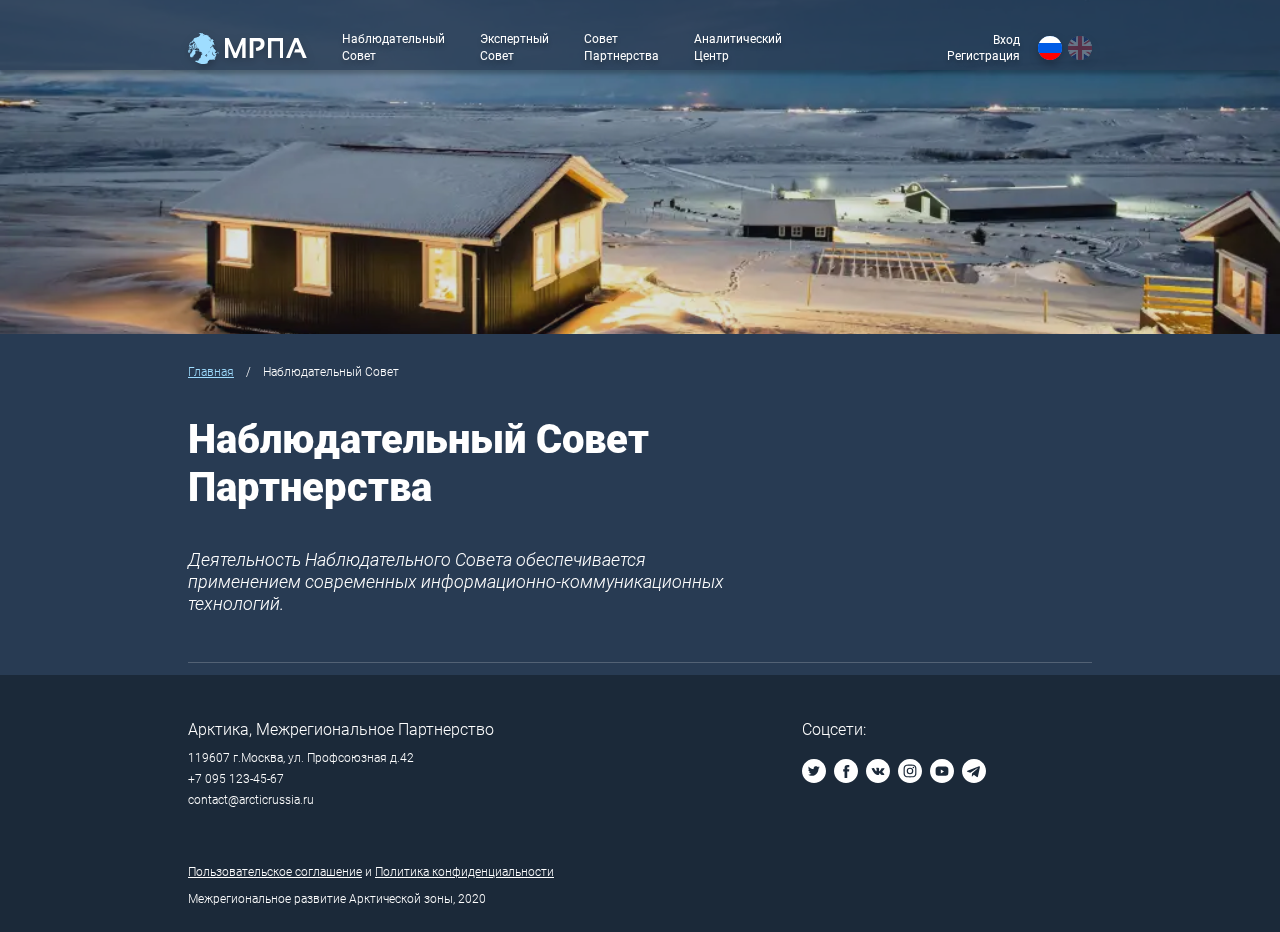
<file: template-opac.html>
<!DOCTYPE html>
<html lang="en">

<head>
  <meta charset="UTF-8">
  <meta name="viewport" content="width=device-width, initial-scale=1.0">
  <meta name="theme-color" content="#283b53">
  <link rel="apple-touch-icon" sizes="180x180" href="images/favicon/apple-touch-icon.png">
  <link rel="icon" type="image/png" sizes="32x32" href="images/favicon/favicon-32x32.png">
  <link rel="icon" type="image/png" sizes="16x16" href="images/favicon/favicon-16x16.png">
  <link rel="manifest" href="images/favicon/site.webmanifest">
  <meta name="msapplication-TileColor" content="#da532c">
  <meta http-equiv="X-UA-Compatible" content="ie=edge">
  <title>МРПА</title>
  <link rel="stylesheet" href="css/style.min.css">
</head>

<body>
  <header class="header header--opac">
  <div class="container header__container">

    <a href="index.html" class="header__logo logo" aria-label="Логотип МРПА" title="Главная страница МРПА">
      <svg class="logo__img1 object-fit">
        <use href="images/svgSprite/svgSprite.svg#logo-img"></use>
      </svg>
      <svg class="logo__img2 object-fit">
        <use href="images/svgSprite/svgSprite.svg#logo-text"></use>
      </svg>
    </a>

    <nav class="nav header__nav">
      <ul class="nav__list">
        <li class="nav__item"><a href="supervisory-partnerships.html"
            class="nav__link"><span>Наблюдательный</span><span>Совет</span></a></li>
        <li class="nav__item"><a href="expert-council.html" class="nav__link"><span>Экспертный</span><span>Совет</span></a></li>
        <li class="nav__item"><a href="partnership.html" class="nav__link"><span>Совет</span><span>Партнерства</span></a></li>
        <li class="nav__item"><a href="analytics.html" class="nav__link"><span>Аналитический</span><span>Центр</span></a></li>
      </ul>
    </nav>

    <div class="authorization header__authorization">
      <a href="#" class="authorization__link">Вход</a>
      <a href="#" class="authorization__link">Регистрация</a>
    </div>

    <form class="language header__language">
      <label for="ru" title="Переключить на Русский Язык">
        <input class="language__control language__control--ru" type="radio" name="lang" checked id="ru">
      </label>
      <label for="eu" title="Change to English">
        <input class="language__control language__control--eu" type="radio" name="lang" id="eu">
      </label>
    </form>

    <nav class="nav header__nav header__nav--mob">
      <ul class="nav__list">
        <li class="nav__item"><a href="#" class="nav__link"><span>Реестр</span><span>Участников</span></a></li>
        <li class="nav__item"><a href="#" class="nav__link"><span>Документы</span><span>Партнерства</span></a></li>
      </ul>
    </nav>
    <button type="button" aria-label="Открыть меню" class="burger header__burger">
  <span></span>
</button>

  <div class="burger-menu header__burger-menu">
    <div class="burger-menu-authorization">
      <a href="#" class="burger-menu-authorization__link">Вход</a>
      <a href="#" class="burger-menu-authorization__link">Регистрация</a>
    </div>
    <nav class="nav burger-menu__nav">
      <ul class="nav__list">
        <li class="nav__item"><a href="supervisory-partnerships.html" class="nav__link"><span>Наблюдательный</span><span>Совет</span></a></li>
        <li class="nav__item"><a href="expert-council.html" class="nav__link"><span>Экспертный</span><span>Совет</span></a></li>
        <li class="nav__item"><a href="partnership.html" class="nav__link nav__link--current"><span>Совет</span><span>Партнерства</span></a></li>
        <li class="nav__item"><a href="#" class="nav__link"><span>Аналитический</span><span>Центр</span></a></li>
      </ul>
    </nav>

   <form class="language burger__language">
      <label for="ru">
        <input class="language__control language__control--ru" type="radio" name="lang" checked id="ru">
      </label>
      <label for="eu">
        <input class="language__control language__control--eu" type="radio" name="lang" id="eu">
      </label>
    </form>
  </div>
 
  </div>

  <div class="overlay"></div>
</header>
  <div class="global-wrapper global-wrapper--header-opac">
    <main class="main expert-council">
        <div class="hero hero--expert-council"></div>
        <div class="container expert-council__container">
          <section class="topic-page">
  
  <ul class="breadcrumbs topic-page__breadcrumbs">
    <li class="breadcrumbs__item"><a href="index.html" class="breadcrumbs__link small-text">Главная</a></li>
    <li class="breadcrumbs__item"><a href="#" class="breadcrumbs__link small-text">Наблюдательный Совет</a></li>
  </ul>

  <h1 class="topic-page__title main-title">Наблюдательный Совет Партнерства</h1>
  <p class="topic-page__descr main-descr">Деятельность Наблюдательного Совета
    обеспечивается применением современных информационно-коммуникационных технологий.</p>
    
  <div class="decorline"></div>
</section>
        </div>
    </main>
    <footer class="footer">
	<div class="container">
		<div class="footer__row">

			<div class="footer__col footer__col--1">
				<h2 class="footer__title">
					Арктика, Межрегиональное Партнерство
				</h2>
				<ul class="footer__contacts contacts">
					<li class="contacts__item"><a class="contacts__link small-text" href="#" target="_blank">119607 г.Москва, ул. Профсоюзная д.42</a></li>
					<li class="contacts__item"><a class="contacts__link small-text" href="tel:+70951234567">+7 095 123-45-67</a></li>
					<li class="contacts__item"><a class="contacts__link small-text" href="mailto:contact@arcticrussia.ru">contact@arcticrussia.ru</a></li>
				</ul>
			</div>

			<div class="footer__col footer__col--2">
				<h2 class="footer__title">Соцсети:</h2>
				<ul class="footer__social social">
					<li class="social__item"><a class="social__link" href="#" aria-label="Мы в Твиттере"><svg width="24px"
								height="24px">
								<use href="images/svgSprite/svgSprite.svg#twitter"></use>
							</svg>
						</a></li>
					<li class="social__item"><a class="social__link" href="#" aria-label="Мы в Фэйсбуке"><svg width="24px"
								height="24px">
								<use href="images/svgSprite/svgSprite.svg#facebook"></use>
							</svg>
						</a></li>
					<li class="social__item"><a class="social__link" href="#" aria-label="Мы в ВК"><svg width="24px"
								height="24px">
								<use href="images/svgSprite/svgSprite.svg#vk"></use>
							</svg>
						</a></li>
					<li class="social__item"><a class="social__link" href="#" aria-label="Мы в Инстаграмме"><svg width="24px"
								height="24px">
								<use href="images/svgSprite/svgSprite.svg#insta"></use>
							</svg>
						</a></li>
					<li class="social__item"><a class="social__link" href="#" aria-label="Мы в Ютубе"><svg width="24px"
								height="24px">
								<use href="images/svgSprite/svgSprite.svg#youtube"></use>
							</svg>
						</a></li>
					<li class="social__item"><a class="social__link" href="#" aria-label="Мы в Телеграмм"><svg width="24px"
								height="24px">
								<use href="images/svgSprite/svgSprite.svg#telegram"></use>
							</svg>
						</a></li>
				</ul>
			</div>

		</div>
		<div class="footer__copyright copyright small-text">
			<div class="copyright__links">
				<a class="copyright__link" href="#">Пользовательское соглашение</a>
				<span>и</span>
				<a class="copyright__link" href="#">Политика конфиденциальности</a>
			</div>
			<p class="copyright__text">Межрегиональное развитие Арктической зоны, 2020</p>
		</div>
	</div>
</footer>

  </div> <!-- global-wrapper  -->

  <script src="js/main.js"></script>
</body>

</html>
</file>
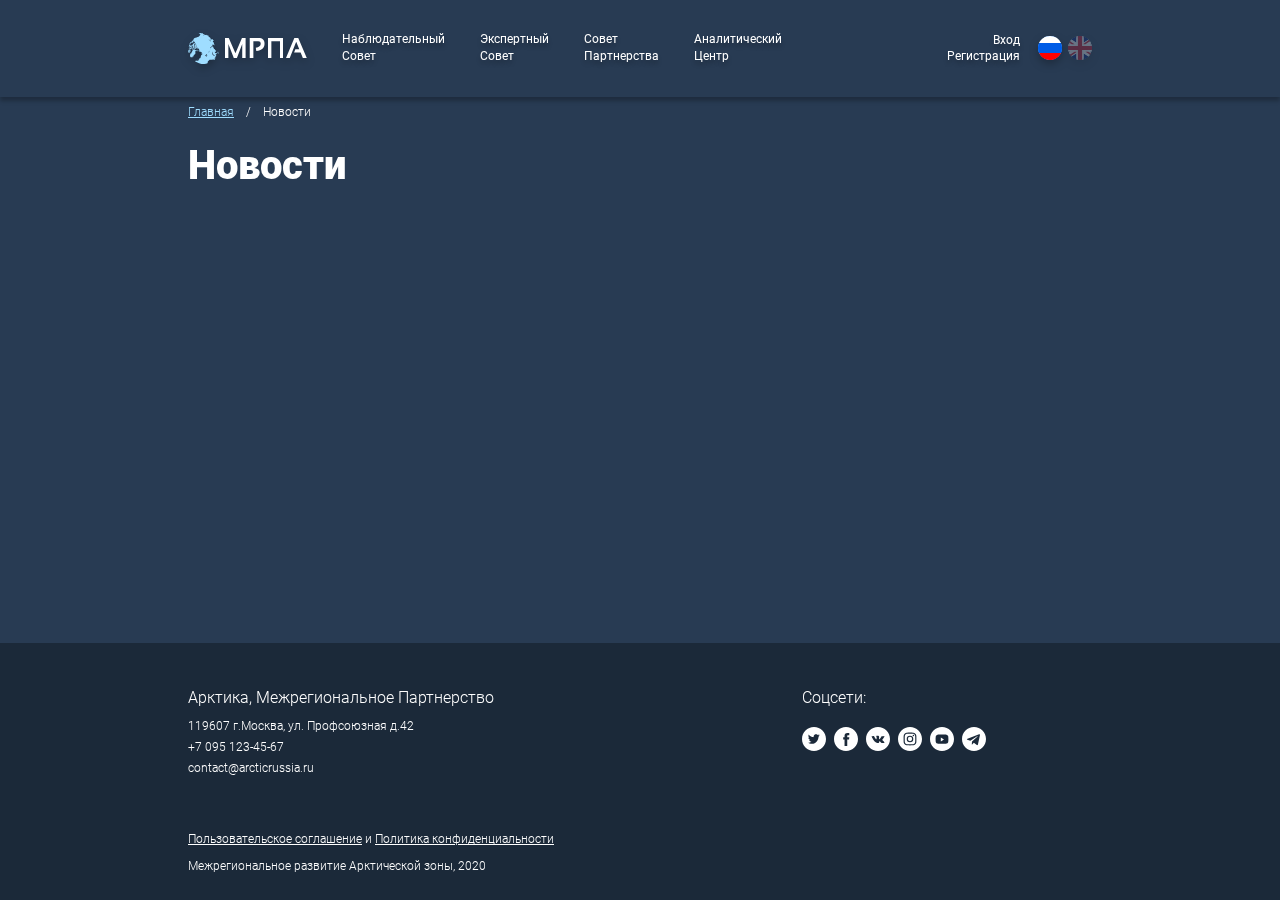
<file: template.html>
<!DOCTYPE html>
<html lang="en">

<head>
    <meta charset="UTF-8">
    <meta name="viewport" content="width=device-width, initial-scale=1.0">
    <meta name="theme-color" content="#283b53">
    <link rel="apple-touch-icon" sizes="180x180" href="images/favicon/apple-touch-icon.png">
    <link rel="icon" type="image/png" sizes="32x32" href="images/favicon/favicon-32x32.png">
    <link rel="icon" type="image/png" sizes="16x16" href="images/favicon/favicon-16x16.png">
    <link rel="manifest" href="images/favicon/site.webmanifest">
    <meta name="msapplication-TileColor" content="#da532c">
    <meta http-equiv="X-UA-Compatible" content="ie=edge">
    <title>МРПА</title>
    <link rel="stylesheet" href="css/style.min.css">
</head>

<body>
    <header class="header">
	<div class="container header__container">

		<a href="index.html" class="header__logo logo" aria-label="Логотип МРПА" title="Главная страница МРПА">
			<svg class="logo__img1 object-fit">
				<use href="images/svgSprite/svgSprite.svg#logo-img"></use>
			</svg>
			<svg class="logo__img2 object-fit">
				<use href="images/svgSprite/svgSprite.svg#logo-text"></use>
			</svg>
		</a>

		<nav class="nav header__nav">
			<ul class="nav__list">
				<li class="nav__item"><a href="supervisory-partnerships.html" class="nav__link">
						<span>Наблюдательный</span><span>Совет</span></a>
				</li>
				<li class="nav__item"><a href="expert-council.html" class="nav__link">
						<span>Экспертный</span><span>Совет</span></a>
				</li>
				<li class="nav__item"><a href="partnership.html" class="nav__link">
						<span>Совет</span><span>Партнерства</span></a>
				</li>
				<li class="nav__item"><a href="analytics.html" class="nav__link">
						<span>Аналитический</span><span>Центр</span></a>
				</li>
			</ul>
		</nav>

		<div class="authorization header__authorization">
			<a href="#" class="authorization__link">Вход</a>
			<a href="#" class="authorization__link">Регистрация</a>
		</div>

		<form class="language header__language">
			<label for="ru" title="Переключить на Русский Язык">
				<input class="language__control language__control--ru" type="radio" name="lang" checked id="ru">
			</label>
			<label for="eu" title="Change to English">
				<input class="language__control language__control--eu" type="radio" name="lang" id="eu">
			</label>
		</form>

		<nav class="nav header__nav header__nav--mob">
			<ul class="nav__list">
				<li class="nav__item"><a href="#" class="nav__link"><span>Реестр</span><span>Участников</span></a></li>
				<li class="nav__item"><a href="#" class="nav__link"><span>Документы</span><span>Партнерства</span></a></li>
			</ul>
		</nav>
		<button type="button" aria-label="Открыть меню" class="burger header__burger">
  <span></span>
</button>

  <div class="burger-menu header__burger-menu">
    <div class="burger-menu-authorization">
      <a href="#" class="burger-menu-authorization__link">Вход</a>
      <a href="#" class="burger-menu-authorization__link">Регистрация</a>
    </div>
    <nav class="nav burger-menu__nav">
      <ul class="nav__list">
        <li class="nav__item"><a href="supervisory-partnerships.html" class="nav__link"><span>Наблюдательный</span><span>Совет</span></a></li>
        <li class="nav__item"><a href="expert-council.html" class="nav__link"><span>Экспертный</span><span>Совет</span></a></li>
        <li class="nav__item"><a href="partnership.html" class="nav__link nav__link--current"><span>Совет</span><span>Партнерства</span></a></li>
        <li class="nav__item"><a href="#" class="nav__link"><span>Аналитический</span><span>Центр</span></a></li>
      </ul>
    </nav>

   <form class="language burger__language">
      <label for="ru">
        <input class="language__control language__control--ru" type="radio" name="lang" checked id="ru">
      </label>
      <label for="eu">
        <input class="language__control language__control--eu" type="radio" name="lang" id="eu">
      </label>
    </form>
  </div>
 
	</div>

	<div class="overlay"></div>
</header>
    <div class="global-wrapper">
            <main class="main">
              <section> 
                <div class="container">
                    
  <ul class="breadcrumbs">
    <li class="breadcrumbs__item"><a href="index.html" class="breadcrumbs__link small-text">Главная</a></li>
    <li class="breadcrumbs__item"><a href="#" class="breadcrumbs__link small-text">Новости</a></li>
  </ul>

                    <h2 class="all-news__title main-title padding">Новости</h2>
                </div>
              </section>
            </main>
        <footer class="footer">
	<div class="container">
		<div class="footer__row">

			<div class="footer__col footer__col--1">
				<h2 class="footer__title">
					Арктика, Межрегиональное Партнерство
				</h2>
				<ul class="footer__contacts contacts">
					<li class="contacts__item"><a class="contacts__link small-text" href="#" target="_blank">119607 г.Москва, ул. Профсоюзная д.42</a></li>
					<li class="contacts__item"><a class="contacts__link small-text" href="tel:+70951234567">+7 095 123-45-67</a></li>
					<li class="contacts__item"><a class="contacts__link small-text" href="mailto:contact@arcticrussia.ru">contact@arcticrussia.ru</a></li>
				</ul>
			</div>

			<div class="footer__col footer__col--2">
				<h2 class="footer__title">Соцсети:</h2>
				<ul class="footer__social social">
					<li class="social__item"><a class="social__link" href="#" aria-label="Мы в Твиттере"><svg width="24px"
								height="24px">
								<use href="images/svgSprite/svgSprite.svg#twitter"></use>
							</svg>
						</a></li>
					<li class="social__item"><a class="social__link" href="#" aria-label="Мы в Фэйсбуке"><svg width="24px"
								height="24px">
								<use href="images/svgSprite/svgSprite.svg#facebook"></use>
							</svg>
						</a></li>
					<li class="social__item"><a class="social__link" href="#" aria-label="Мы в ВК"><svg width="24px"
								height="24px">
								<use href="images/svgSprite/svgSprite.svg#vk"></use>
							</svg>
						</a></li>
					<li class="social__item"><a class="social__link" href="#" aria-label="Мы в Инстаграмме"><svg width="24px"
								height="24px">
								<use href="images/svgSprite/svgSprite.svg#insta"></use>
							</svg>
						</a></li>
					<li class="social__item"><a class="social__link" href="#" aria-label="Мы в Ютубе"><svg width="24px"
								height="24px">
								<use href="images/svgSprite/svgSprite.svg#youtube"></use>
							</svg>
						</a></li>
					<li class="social__item"><a class="social__link" href="#" aria-label="Мы в Телеграмм"><svg width="24px"
								height="24px">
								<use href="images/svgSprite/svgSprite.svg#telegram"></use>
							</svg>
						</a></li>
				</ul>
			</div>

		</div>
		<div class="footer__copyright copyright small-text">
			<div class="copyright__links">
				<a class="copyright__link" href="#">Пользовательское соглашение</a>
				<span>и</span>
				<a class="copyright__link" href="#">Политика конфиденциальности</a>
			</div>
			<p class="copyright__text">Межрегиональное развитие Арктической зоны, 2020</p>
		</div>
	</div>
</footer>
        
    </div> <!-- global-wrapper  -->

    <script src="js/main.js"></script>
</body>

</html>
</file>
<file: css/style.min.css>
/*! normalize.css v8.0.1 | MIT License | github.com/necolas/normalize.css */html{line-height:1.15;-webkit-text-size-adjust:100%}details,main{display:block}h1{font-size:2em}hr{box-sizing:content-box;height:0;overflow:visible}code,kbd,pre,samp{font-family:monospace,monospace;font-size:1em}a{background-color:transparent;display:inline-block;text-decoration:none;color:inherit}abbr[title]{border-bottom:none;text-decoration:underline;text-decoration:underline dotted}b,strong{font-weight:bolder}small{font-size:80%}sub,sup{font-size:75%;line-height:0;position:relative;vertical-align:baseline}sub{bottom:-.25em}sup{top:-.5em}img{border-style:none;display:block;width:100%;height:100%;max-width:100%}button,input,optgroup,select,textarea{font-family:inherit;font-size:100%;line-height:1.15;margin:0}button,input{overflow:visible}button,select{text-transform:none}[type=button],[type=reset],[type=submit],button{-webkit-appearance:button}[type=button]::-moz-focus-inner,[type=reset]::-moz-focus-inner,[type=submit]::-moz-focus-inner,button::-moz-focus-inner{border-style:none;padding:0}[type=button]:-moz-focusring,[type=reset]:-moz-focusring,[type=submit]:-moz-focusring,button:-moz-focusring{outline:ButtonText dotted 1px}fieldset{padding:.35em .75em .625em}legend{box-sizing:border-box;color:inherit;display:table;max-width:100%;padding:0;white-space:normal}progress{vertical-align:baseline}textarea{overflow:auto}[type=checkbox],[type=radio]{box-sizing:border-box;padding:0}[type=number]::-webkit-inner-spin-button,[type=number]::-webkit-outer-spin-button{height:auto}[type=search]{-webkit-appearance:textfield;outline-offset:-2px}[type=search]::-webkit-search-decoration{-webkit-appearance:none}::-webkit-file-upload-button{-webkit-appearance:button;font:inherit}summary{display:list-item}[hidden],template{display:none}.object-fit{font-family:'object-fit: cover; object-position: center;';-o-object-fit:cover;object-fit:cover;-o-object-position:center;object-position:center}.object-fit--left{font-family:'object-fit: cover; object-position: left;';-o-object-fit:cover;object-fit:cover;-o-object-position:left;object-position:left}.js-focus-visible :focus:not(.focus-visible){outline:0}@font-face{font-family:Roboto;font-display:swap;src:url(../fonts/Roboto-Black.woff2) format("woff2");font-weight:900;font-style:normal}@font-face{font-family:Roboto;font-display:swap;src:url(../fonts/Roboto-Light.woff2) format("woff2");font-weight:300;font-style:normal}@font-face{font-family:Roboto;font-display:swap;src:url(../fonts/Roboto-LightItalic.woff2) format("woff2");font-weight:300;font-style:italic}@font-face{font-family:Roboto;font-display:swap;src:url(../fonts/Roboto-Medium.woff2) format("woff2");font-weight:500;font-style:normal}@font-face{font-family:Roboto;font-display:swap;src:url(../fonts/Roboto-Regular.woff2) format("woff2");font-weight:400;font-style:normal}html{-webkit-box-sizing:border-box;box-sizing:border-box}*,::after,::before{-webkit-box-sizing:inherit;box-sizing:inherit}body,html{position:relative;overflow-x:hidden}body{margin:0;font-family:Roboto,Arial,sans-serif;font-weight:400;font-size:18px;line-height:1.4;color:#fff;background-color:#283b53}body.lock{overflow:hidden}.global-wrapper{display:-webkit-box;display:-ms-flexbox;display:flex;-webkit-box-orient:vertical;-webkit-box-direction:normal;-ms-flex-direction:column;flex-direction:column;padding-top:97px;min-height:100vh;-webkit-transform:translate3d(0,0,0);transform:translate3d(0,0,0);-webkit-transition:-webkit-transform .2s linear;transition:transform .2s linear;-o-transition:transform .2s linear;transition:transform .2s linear,-webkit-transform .2s linear}.global-wrapper--header-opac{padding-top:0}.disable-scroll{position:fixed;left:0;top:0;overflow:hidden;width:100%}.overlay{position:fixed;left:0;top:0;z-index:15;width:100%;height:200%;background-color:rgba(0,0,0,.75);opacity:0;visibility:hidden;-webkit-transition:visibility .3s linear,opacity .2s linear;-o-transition:visibility .3s linear,opacity .2s linear;transition:visibility .3s linear,opacity .2s linear}.main{display:block;-webkit-box-flex:1;-ms-flex:1 1 auto;flex:1 1 auto}ol,ul{list-style:none;margin:0;padding:0}li{margin:0;padding:0}button{border:none;padding:0;font-family:inherit;background-color:transparent;cursor:pointer}input{border:none;font-family:inherit}h1,h2,h3,h4,h5,h6,p{margin:0;padding:0;font-weight:inherit;font-size:inherit;color:inherit}.visually-hidden{position:absolute!important;overflow:hidden;border:0!important;padding:0!important;width:1px!important;height:1px!important;clip:rect(1px 1px 1px 1px)}.container{margin:0 auto;padding:0 10px;max-width:924px}.container-fluid{margin:0 auto;padding:0 5px;max-width:1980px}.main-title{display:block;max-width:630px;font-weight:900;font-size:calc(26px + 10 * ((100vw - 320px)/ (1024 - 320)));line-height:1.2}.main-descr{display:block;max-width:540px;font-weight:300;font-style:italic;font-size:18px;line-height:1.2}.mid-title{font-weight:900;font-size:calc(22px + 10 * ((100vw - 320px)/ (1024 - 320)));color:#fff}.small-title{font-weight:500;font-size:calc(20px + 4 * ((100vw - 320px)/ (1024 - 320)));line-height:1.3}.main-text{font-weight:300;font-size:18px}.small-text{font-weight:300;font-size:12px;line-height:1.4}.padding{padding:20px 0}.padbtm{padding-bottom:35px}.padbtmbig{padding-bottom:60px}.padtop{padding-top:35px}.margbtmbig{margin-bottom:50px}.margbtmlarg{margin-bottom:35px}.margbtmxl{margin-bottom:25px}.margbtml{margin-bottom:15px}.all-news-btn{display:block;border-radius:10px;padding:15px;width:100%;min-height:50px;-webkit-box-shadow:0 2px 4px rgba(0,0,0,.15);box-shadow:0 2px 4px rgba(0,0,0,.15);font-weight:500;font-size:16px;line-height:1.3;text-align:center;background-color:rgba(56,183,255,.3)}.news-date{display:block;width:100%;max-width:80px;font-weight:500;font-size:12px}.comeback{display:block;text-decoration:underline;color:#9fddff}.hystmodal__opened{position:fixed;left:0;right:0;overflow:hidden}.hystmodal__shadow{position:fixed;left:0;right:0;top:0;bottom:0;z-index:98;display:block;overflow:hidden;border:none;width:100%;background-color:#000;opacity:0;-webkit-transition:opacity .15s;-o-transition:opacity .15s;transition:opacity .15s;pointer-events:none}.hystmodal__shadow--show{opacity:.6;pointer-events:auto}.hystmodal{position:fixed;left:0;right:0;top:0;bottom:0;z-index:99;display:-webkit-box;display:-ms-flexbox;display:flex;-webkit-box-orient:vertical;-webkit-box-direction:normal;-ms-flex-flow:column nowrap;flex-flow:column nowrap;-webkit-box-pack:start;-ms-flex-pack:start;justify-content:flex-start;overflow:hidden;overflow-y:auto;opacity:1;visibility:hidden;pointer-events:none;-webkit-overflow-scrolling:touch}.hystmodal--active{opacity:1}.hystmodal--active,.hystmodal--moved{visibility:visible;pointer-events:auto}.hystmodal__wrap{display:-webkit-box;display:-ms-flexbox;display:flex;-webkit-box-flex:0;-ms-flex-positive:0;flex-grow:0;-ms-flex-negative:0;flex-shrink:0;-webkit-box-orient:vertical;-webkit-box-direction:normal;-ms-flex-flow:column nowrap;flex-flow:column nowrap;-webkit-box-align:center;-ms-flex-align:center;align-items:center;-webkit-box-pack:center;-ms-flex-pack:center;justify-content:center;margin:auto;width:100%;min-height:100%}.hystmodal__window{-webkit-box-flex:0;-ms-flex-positive:0;flex-grow:0;-ms-flex-negative:0;flex-shrink:0;overflow:visible;margin:50px 0;width:89%;-webkit-box-sizing:border-box;box-sizing:border-box;background:#fff;opacity:0;-webkit-transform:scale(.9);-ms-transform:scale(.9);transform:scale(.9);-webkit-transition:opacity .2s,-webkit-transform .2s;transition:transform .2s,opacity .2s,-webkit-transform .2s;-o-transition:transform .2s,opacity .2s}.hystmodal--active .hystmodal__window{opacity:1;-webkit-transform:scale(1);-ms-transform:scale(1);transform:scale(1)}.hystmodal__close{position:absolute;right:-40px;top:0;z-index:10;display:block;outline:0;border:none;width:30px;height:30px;font-size:0;background-image:url("data:image/svg+xml,%3Csvg xmlns='http://www.w3.org/2000/svg' viewBox='0 0 24 24'%3E%3Cpath fill='%23fff' stroke='%23fff' stroke-linecap='square' stroke-miterlimit='50' stroke-width='2' d='M22 2L2 22'/%3E%3Cpath fill='none' stroke='%23fff' stroke-linecap='square' stroke-miterlimit='50' stroke-width='2' d='M2 2l20 20'/%3E%3C/svg%3E");background-position:center center;background-size:100% 100%;background-repeat:no-repeat;background-color:transparent;cursor:pointer}.hystmodal__close:focus{outline:#afb3b9 dotted 2px;outline-offset:2px}.header{position:fixed;left:0;top:0;z-index:50;padding:31px 0;width:100%;-webkit-box-shadow:0 4px 4px rgba(0,0,0,.25);box-shadow:0 4px 4px rgba(0,0,0,.25);background-color:#283b53;visibility:visible;-webkit-transition:top .2s linear,visibility .3s linear;-o-transition:top .2s linear,visibility .3s linear;transition:top .2s linear,visibility .3s linear}.header__container{position:relative;display:-webkit-box;display:-ms-flexbox;display:flex;-webkit-box-align:center;-ms-flex-align:center;align-items:center}.header__logo{-webkit-box-flex:0;-ms-flex:0;flex:0;margin-right:35px;-webkit-filter:drop-shadow(0 4px 4px rgba(0, 0, 0, .25));filter:drop-shadow(0 4px 4px rgba(0, 0, 0, .25))}.header__nav{-webkit-box-flex:1;-ms-flex:1 1 auto;flex:1 1 auto;text-shadow:0 4px 4px rgba(0,0,0,.25)}.header__nav--mob{display:none;text-align:center}.header__authorization{margin-right:18px;text-align:right;text-shadow:0 4px 4px rgba(0,0,0,.25)}.header__burger{position:absolute;right:0;top:50%;z-index:10;-webkit-transform:translate(-50%,-50%);-ms-transform:translate(-50%,-50%);transform:translate(-50%,-50%)}.header.hide{top:-20%;visibility:hidden}.header--opac{padding-bottom:4px;background-color:rgba(40,59,83,.8)}.logo{display:-webkit-inline-box;display:-ms-inline-flexbox;display:inline-flex;-webkit-box-align:center;-ms-flex-align:center;align-items:center}.logo__img1{margin-right:6px;width:31px;height:31px;fill:#9fddff}.logo__img2{width:82px;height:20px;fill:#fff}.nav__list{display:-webkit-inline-box;display:-ms-inline-flexbox;display:inline-flex}.nav__item span{display:block}.nav__item:not(:last-child){margin-right:35px}.nav__link{font-size:12px}.nav__link.current-link{position:relative;color:#9fddff}.nav__link.current-link::before{content:'';position:absolute;left:0;top:-31px;border-radius:2px;width:100%;height:6px;background-color:currentColor;-webkit-transform:translateY(-50%);-ms-transform:translateY(-50%);transform:translateY(-50%)}.authorization__link{display:block;font-size:12px}.language{display:-webkit-inline-box;display:-ms-inline-flexbox;display:inline-flex;-webkit-filter:drop-shadow(0 4px 4px rgba(0, 0, 0, .25));filter:drop-shadow(0 4px 4px rgba(0, 0, 0, .25))}.language label{display:-webkit-box;display:-ms-flexbox;display:flex;-webkit-box-align:center;-ms-flex-align:center;align-items:center;-webkit-box-pack:center;-ms-flex-pack:center;justify-content:center}.language label:not(:last-child){margin-right:6px}.language__control{position:relative;width:24px;height:24px;opacity:.3;-webkit-transition:opacity .2s linear;-o-transition:opacity .2s linear;transition:opacity .2s linear;cursor:pointer}.language__control::before{content:'';position:absolute;left:0;right:0;top:0;bottom:0;background-position:center center;background-size:cover;background-repeat:no-repeat}.language__control:checked{opacity:1}.language__control--ru::before{background-image:url(../images/svgSprite/svgSprite.svg#ru)}.language__control--eu::before{background-image:url(../images/svgSprite/svgSprite.svg#eu)}.burger{z-index:20;display:none;width:33px;height:22px;cursor:pointer}.burger span,.burger::after,.burger::before{position:absolute;left:0;width:100%;height:3px;-webkit-box-shadow:0 4px 4px rgba(0,0,0,.25);box-shadow:0 4px 4px rgba(0,0,0,.25);background-color:#fff;-webkit-transition:opacity .25s linear,-webkit-transform .2s linear;transition:transform .2s linear,opacity .25s linear,-webkit-transform .2s linear;-o-transition:transform .2s linear,opacity .25s linear}.burger::after,.burger::before{content:''}.burger::before{top:0}.burger::after{bottom:0}.burger span{top:50%;-webkit-transform:translateY(-50%);-ms-transform:translateY(-50%);transform:translateY(-50%)}.burger.active::before{top:40%;-webkit-transform:rotate(45deg);-ms-transform:rotate(45deg);transform:rotate(45deg)}.burger.active::after{bottom:45%;-webkit-transform:rotate(-45deg);-ms-transform:rotate(-45deg);transform:rotate(-45deg)}.burger.active span{opacity:0;-webkit-transform:translate3d(200%,0,0);transform:translate3d(200%,0,0)}.burger-menu{position:fixed;left:0;top:0;z-index:20;display:-webkit-box;display:-ms-flexbox;display:flex;-webkit-box-orient:vertical;-webkit-box-direction:normal;-ms-flex-direction:column;flex-direction:column;overflow-y:auto;padding:35px 20px 75px;width:66%;height:100vh;text-align:center;background-color:#283b53;visibility:hidden;-webkit-transform:translate3d(-100%,0,0);transform:translate3d(-100%,0,0);-webkit-transition:visibility .3s linear,-webkit-transform .2s linear;transition:transform .2s linear,visibility .3s linear,-webkit-transform .2s linear;-o-transition:transform .2s linear,visibility .3s linear}.burger-menu__nav{display:block;-webkit-box-flex:1;-ms-flex:1 1 auto;flex:1 1 auto;margin-bottom:20px}.burger-menu__nav .nav__list{display:block}.burger-menu__nav .nav__item:not(:last-child){margin-right:0;margin-bottom:15px}.burger-menu .nav__link{font-weight:400;font-size:18px}.burger-menu .nav__link.current-link::before{top:auto;bottom:-5px;-webkit-transform:translateY(50%);-ms-transform:translateY(50%);transform:translateY(50%)}.burger-menu-authorization{margin-bottom:30px}.burger-menu-authorization__link{display:block;font-size:18px;line-height:1.8;text-align:center}.burger__language{display:none;-webkit-box-flex:0;-ms-flex:0 0 auto;flex:0 0 auto;-webkit-box-pack:center;-ms-flex-pack:center;justify-content:center;-webkit-filter:drop-shadow(0 4px 4px rgba(0, 0, 0, .25));filter:drop-shadow(0 4px 4px rgba(0, 0, 0, .25))}.breadcrumbs{display:-webkit-box;display:-ms-flexbox;display:flex;-ms-flex-wrap:wrap;flex-wrap:wrap}.breadcrumbs__item:not(:last-child){margin-right:12px}.breadcrumbs__item:not(:first-child) .breadcrumbs__link{padding-left:17px}.breadcrumbs__item:not(:first-child) .breadcrumbs__link::before{content:'/';position:absolute;left:0;top:0}.breadcrumbs__item .breadcrumbs__link{color:#9fddff}.breadcrumbs__item:last-child .breadcrumbs__link{text-decoration:none;color:#fff}.breadcrumbs__link{position:relative;white-space:nowrap;text-decoration:underline}.decorline{display:-webkit-box;display:-ms-flexbox;display:flex;-webkit-box-align:center;-ms-flex-align:center;align-items:center;-webkit-box-pack:justify;-ms-flex-pack:justify;justify-content:space-between}.decorline::before{content:'';display:none;width:100%;height:1px;background-color:#fff;opacity:.2}.decorline::after{content:'';display:block;width:100%;height:1px;background-color:#fff;opacity:.2}.decorline__text{display:block;padding-right:14px;white-space:nowrap}.decorline--marginbtm{margin-bottom:30px}.specification__title{max-width:600px}.specification__row{display:-webkit-box;display:-ms-flexbox;display:flex;-webkit-box-pack:justify;-ms-flex-pack:justify;justify-content:space-between}.specification__col1{-webkit-box-flex:0;-ms-flex:0 1 69%;flex:0 1 69%}.specification__col2{-webkit-box-flex:0;-ms-flex:0 1 20%;flex:0 1 20%}.specification__text:not(:last-child){margin-bottom:10px}.specification__btn{margin-top:50px}.specification--padding{padding:40px 0 20px}.dowloand{display:block}.dowloand__item{padding:35px 0;max-width:170px}.dowloand__item:first-child{padding-top:0}.dowloand__item:last-child{padding-bottom:0}.dowloand-btn{display:-webkit-box;display:-ms-flexbox;display:flex;-webkit-box-orient:vertical;-webkit-box-direction:normal;-ms-flex-direction:column;flex-direction:column;-webkit-box-align:center;-ms-flex-align:center;align-items:center;-webkit-box-pack:center;-ms-flex-pack:center;justify-content:center;text-align:center}.dowloand-btn__icon{position:relative;display:block;margin-bottom:9px;border-radius:50%;width:64px;height:64px;background-color:#38b7ff}.dowloand-btn__icon::before{content:'';position:absolute;left:50%;top:50%;width:21px;height:26px;background-position:center center;background-size:cover;background-repeat:no-repeat;-webkit-transform:translate(-50%,-50%);-ms-transform:translate(-50%,-50%);transform:translate(-50%,-50%)}.dowloand-btn__icon--pdf::before{background-image:url(../images/svgSprite/svgSprite.svg#pdf)}.dowloand-btn__dscr{display:block;width:100%;line-height:1.2}.task__item{position:relative;padding-left:23px;line-height:1.4;color:#fff}.task__item::before{content:'';position:absolute;left:0;top:10px;border-radius:50%;width:6px;height:6px;background-color:#9fddff}.task__item:not(:last-child){margin-bottom:12px}.task-number{counter-reset:my-counter}.task-number__chap{display:block;margin-bottom:7px}.task-number__item{position:relative;padding-left:20px;line-height:1.45}.task-number__item::before{counter-increment:my-counter;content:counter(my-counter) ".";position:absolute;left:0;top:0;font-weight:500;color:currentColor}.task-number__item:not(:last-child){margin-bottom:18px}.hero{position:relative;display:block;width:100%;min-height:334px;background-position:center center;background-size:cover;background-repeat:no-repeat;background-color:rgba(255,255,255,.1)}.hero::before{content:'';position:absolute;left:0;right:0;top:0;bottom:0;background-color:#283b53;opacity:.15}.hero__wrapper{display:-webkit-box;display:-ms-flexbox;display:flex;-webkit-box-orient:vertical;-webkit-box-direction:normal;-ms-flex-direction:column;flex-direction:column;-webkit-box-align:center;-ms-flex-align:center;align-items:center;-webkit-box-pack:center;-ms-flex-pack:center;justify-content:center;padding:10.5% 5px 17%;min-height:330px;max-height:575px}.hero__title{margin-bottom:23px;text-align:center;text-shadow:0 2px 2px rgba(0,0,0,.45)}.hero__descr{max-width:444px;line-height:1.15;text-align:center;text-shadow:0 2px 2px rgba(0,0,0,.45)}.hero--home{background-image:url(../images/main-bg.jpg)}.hero--supervisory-partnerships{background-image:url(../images/supervisory-partnerships/main-bg.jpg)}.hero--expert-council{background-image:url(../images/expert-council/main-bg.jpg)}.hero--partnership{background-image:url(../images/partnership/main-bg.jpg)}.hero--analytics{background-image:url(../images/analytics/main-bg.jpg)}.topic-page{padding:23px 0 12px}.topic-page__breadcrumbs{margin-bottom:34px}.topic-page__title{margin-bottom:38px}.topic-page__title-single{margin:15px 0 5px}.topic-page__descr{margin-bottom:48px}.topic-page--smallpad{padding:15px 0}.card{-ms-flex-preferred-size:calc(100% / 3 - 20px);flex-basis:calc(100% / 3 - 20px);margin:0 10px}.card__article{position:relative;display:-webkit-box;display:-ms-flexbox;display:flex;-webkit-box-orient:vertical;-webkit-box-direction:normal;-ms-flex-direction:column;flex-direction:column;-webkit-box-pack:end;-ms-flex-pack:end;justify-content:flex-end;overflow:hidden;border-radius:10px;padding:45px 15px 15px;height:100%;min-height:294px;background-color:rgba(255,255,255,.1)}.card__images{position:absolute;left:0;right:0;top:0;bottom:0}.card__images::before{content:'';position:absolute;left:0;top:0;z-index:1;display:block;width:100%;height:100%;background:-webkit-gradient(linear,left top,left bottom,from(rgba(0,0,0,0)),to(rgba(0,0,0,.4)));background:-o-linear-gradient(top,rgba(0,0,0,0) 0,rgba(0,0,0,.4) 100%);background:linear-gradient(180deg,rgba(0,0,0,0) 0,rgba(0,0,0,.4) 100%)}.card__date{position:relative;z-index:4;padding:5px 0}.card__title{position:relative;z-index:2;max-width:250px;font-size:22px;line-height:1.2}.card__link{position:absolute;left:0;right:0;top:0;bottom:0;z-index:3}.single-article__img{width:100%;max-width:600px;cursor:-webkit-zoom-in;cursor:zoom-in}.single-article__img img{min-height:235px}.single-article__descr{width:100%}.department{padding:12px 0}.department__head{max-width:620px}.department__dscr{margin-bottom:68px}.department__btn{margin-top:75px}.units{display:-webkit-box;display:-ms-flexbox;display:flex;-ms-flex-wrap:wrap;flex-wrap:wrap;-webkit-box-pack:justify;-ms-flex-pack:justify;justify-content:space-between;margin-bottom:-30px}.units__item{display:block;margin-bottom:30px;width:100%;max-width:442px}.units__link{display:-webkit-box;display:-ms-flexbox;display:flex}.units__userpic{-ms-flex-negative:0;flex-shrink:0;overflow:hidden;margin-right:24px;border-radius:8px;width:153px;height:153px;background-color:#e5e5e5}.units__name{display:inline-block;margin-bottom:8px;font-weight:500;font-size:18px}.units__name-family{display:block}.units__post{display:block;max-width:265px;font-weight:300;font-size:14px;line-height:1.5}.top-news__list{display:-webkit-box;display:-ms-flexbox;display:flex;-webkit-box-pack:justify;-ms-flex-pack:justify;justify-content:space-between;margin:0 -10px}.top-news__item{-ms-flex-preferred-size:calc(100% / 3 - 20px);flex-basis:calc(100% / 3 - 20px);margin:0 10px}.top-news__btn{margin:23px 0 0}.top-news--all-news-page{padding:13px 0 30px}.news-grid__list{display:-webkit-box;display:-ms-flexbox;display:flex;-ms-flex-wrap:wrap;flex-wrap:wrap;margin:0 -10px -20px}.news-grid__item{-ms-flex-preferred-size:calc(100% / 3 - 20px);flex-basis:calc(100% / 3 - 20px);margin:0 10px 20px}.movie{padding:75px 0 112px;background-image:url(../images/movie/background.jpg);background-position:center center;background-size:cover;background-repeat:no-repeat}.movie__inner{display:-webkit-box;display:-ms-flexbox;display:flex}.movie__player{-webkit-box-flex:1;-ms-flex:1 1 68%;flex:1 1 68%;overflow:hidden;border-radius:10px 0 0 10px}.movie__descr{-webkit-box-flex:0;-ms-flex:0 0 32%;flex:0 0 32%}.description{overflow:hidden;border-radius:0 10px 10px 0;padding:56px 28px 47px 32px;background-color:rgba(40,59,83,.8)}.description__title{margin-bottom:15px;font-weight:500;font-size:18px;line-height:1.2}.description__text{margin-bottom:40px;font-weight:300;font-size:15px;line-height:1.4}.footer{padding:44px 0 25px;background-color:#1b2939}.footer__row{display:-webkit-box;display:-ms-flexbox;display:flex;-webkit-box-pack:justify;-ms-flex-pack:justify;justify-content:space-between;margin-bottom:55px}.footer__col--1{-webkit-box-flex:0;-ms-flex:0 1 335px;flex:0 1 335px;padding-right:10px}.footer__col--2{-webkit-box-flex:0;-ms-flex:0 1 290px;flex:0 1 290px}.footer__title{margin-bottom:5px;font-weight:300;font-size:16px;line-height:1.4}.footer__social{padding:13px 0}.contacts__item{line-height:1.1}.social{display:-webkit-box;display:-ms-flexbox;display:flex}.social__item:not(:last-child){margin-right:8px}.social__link{-webkit-transition:-webkit-transform .1s linear;transition:transform .1s linear;-o-transition:transform .1s linear;transition:transform .1s linear,-webkit-transform .1s linear}.social__link svg{width:24px;height:24px}.copyright__links{margin-bottom:10px}.copyright__link{text-decoration:underline}@media (min-width:768px){.authorization__link:hover,.nav__link:hover{text-decoration:underline}.language__control:hover{opacity:1}.social__link:hover{-webkit-transform:scale(1.1);-ms-transform:scale(1.1);transform:scale(1.1)}}@media (max-width:925px){.padbtmbig{padding-bottom:50px}.topic-page__breadcrumbs{margin-bottom:28px}.topic-page__descr,.topic-page__title{margin-bottom:30px}.department__dscr{margin-bottom:45px}.units{margin-bottom:-20px}.units__item{margin-bottom:20px;max-width:none}.units__post{max-width:none}.news-grid__item{-webkit-box-flex:0;-ms-flex:0 1 calc(100% / 2 - 20px);flex:0 1 calc(100% / 2 - 20px);max-width:none}.movie{padding:60px 0 90px}.description{padding:45px 25px}.description__title{margin-bottom:10px}.description__text{margin-bottom:35px}}@media (max-width:801px){.global-wrapper{padding-top:70px}.global-wrapper.active{-webkit-transform:translate3d(65%,0,0);transform:translate3d(65%,0,0)}.global-wrapper--header-opac{padding-top:0}.overlay.active{opacity:1;visibility:visible}.container{padding:0 7px}.small-title{line-height:1.2}.main-text{font-size:16px;line-height:1.25}.padding{padding:17px 0}.padbtm{padding-bottom:27px}.padbtmbig{padding-bottom:42px}.padtop{padding-top:27px}.margbtmbig{margin-bottom:42px}.margbtmlarg{margin-bottom:27px}.margbtmxl{margin-bottom:20px}.margbtml{margin-bottom:9px}.scroller{overflow-x:scroll;overflow-y:hidden}.header{padding:18px 0}.header__nav{display:none}.header__nav--mob{display:block;padding-right:60px;font-weight:700;line-height:1.34;text-align:right}.header__authorization{display:none}.header__burger{display:block}.header__logo{margin-right:10px}.nav__link{font-size:12px}.language label{width:32px;height:32px}.language label:not(:last-child){margin-right:0}.burger-menu.active{visibility:visible;-webkit-transform:translate3d(0,0,0);transform:translate3d(0,0,0);-webkit-transition:visibility .3s,-webkit-transform .2s linear;transition:transform .2s linear,visibility .3s,-webkit-transform .2s linear;-o-transition:transform .2s linear,visibility .3s}.decorline--marginbtm{margin-bottom:25px}.specification__btn{margin-top:35px}.specification--padding{padding:35px 0 17px}.dowloand-btn__icon{width:50px;height:50px}.topic-page__breadcrumbs{margin-bottom:20px}.topic-page__title{margin-bottom:23px}.topic-page__title-single{margin:7px 0 0}.topic-page__descr{margin-bottom:25px}.card{-webkit-box-flex:0;-ms-flex:0 0 calc(100% / 2 - 10px);flex:0 0 calc(100% / 2 - 10px);margin:0 5px}.department__dscr{margin-bottom:30px}.department__btn{margin-top:50px}.top-news__list{margin:0 -5px}.top-news__btn{margin:15px 0 0}.top-news--all-news-page{padding:11px 0 26px}.top-news-scroller{padding-right:20px}.news-grid__list{margin:0 -5px -10px}.news-grid__item{margin-bottom:10px}.movie{padding:45px 0 65px}.description{padding:25px 20px}.description__title{margin-bottom:5px}.description__text{margin-bottom:25px}.footer{padding:25px 0 20px}.footer__row{margin-bottom:25px}}@media all and (max-width:767px){.hystmodal__close{right:10px;top:10px;width:24px;height:24px;background-image:url("data:image/svg+xml,%3Csvg xmlns='http://www.w3.org/2000/svg' viewBox='0 0 24 24'%3E%3Cpath fill='%23fff' stroke='%23111' stroke-linecap='square' stroke-miterlimit='50' stroke-width='2' d='M22 2L2 22'/%3E%3Cpath fill='none' stroke='%23111' stroke-linecap='square' stroke-miterlimit='50' stroke-width='2' d='M2 2l20 20'/%3E%3C/svg%3E")}.hystmodal__window{margin:0;width:100%}}@media (max-width:675px){.padding{padding:10px 0}.padbtm{padding-bottom:20px}.padbtmbig{padding-bottom:35px}.padtop{padding-top:20px}.margbtmbig{margin-bottom:27px}.margbtmlarg{margin-bottom:20px}.margbtmxl{margin-bottom:16px}.margbtml{margin-bottom:3px}.breadcrumbs{-ms-flex-wrap:nowrap;flex-wrap:nowrap;overflow-x:scroll;overflow-y:hidden}.decorline--marginbtm{margin-bottom:22px}.decorline::before{display:block}.decorline__text{padding:0 14px}.specification__btn{margin-top:25px}.specification--padding{padding:30px 0 15px}.specification__row{display:block}.dowloand__item{padding:10px 5px}.dowloand__item:first-child{padding-top:10px}.dowloand__item:last-child{padding-bottom:10px}.dowloand{display:-webkit-box;display:-ms-flexbox;display:flex;-ms-flex-wrap:wrap;flex-wrap:wrap}.task__item:not(:last-child){margin-bottom:8px}.task-number__item:not(:last-child){margin-bottom:12px}.topic-page__breadcrumbs{margin-bottom:18px}.topic-page__title{margin-bottom:15px}.topic-page__title-single{margin:0 0 3px}.topic-page{padding:15px 0 10px}.card{min-height:285px}.single-article__img{max-width:none}.single-article__img img{min-height:285px}.single-article__descr{max-width:none}.department__dscr{font-size:15px}.department__btn{margin-top:40px}.top-news--all-news-page{padding:10px 0 18px}.movie{padding:30px 0 45px}.movie__inner{-ms-flex-wrap:wrap;flex-wrap:wrap}.movie__player{-webkit-box-flex:1;-ms-flex:1 1 100%;flex:1 1 100%;border-radius:10px 10px 0 0;min-height:330px}.movie__descr{-webkit-box-flex:1;-ms-flex:1 1 100%;flex:1 1 100%;border-radius:0 0 10px 10px}.description{padding:15px}.description__text{margin-bottom:15px}}@media (max-width:550px){.card{-webkit-box-flex:0;-ms-flex:0 0 70%;flex:0 0 70%}.news-grid__list{-webkit-box-pack:center;-ms-flex-pack:center;justify-content:center}}@media (max-width:485px){.global-wrapper.active{-webkit-transform:translate3d(80%,0,0);transform:translate3d(80%,0,0)}.main-descr{font-size:16px}.padbtm{padding-bottom:15px}.padbtmbig{padding-bottom:30px}.padtop{padding-top:15px}.margbtmbig,.margbtmlarg{margin-bottom:15px}.margbtmxl{margin-bottom:10px}.comeback{font-size:16px}.header__logo{margin-right:5px}.header__burger{-webkit-transform:translate(-25%,-50%);-ms-transform:translate(-25%,-50%);transform:translate(-25%,-50%)}.header__nav--mob li:not(:last-child){margin-right:8px}.logo__img1{margin-right:3px;width:19px;height:19px}.logo__img2{width:51px;height:13px}.burger-menu{width:80%}.decorline--marginbtm{margin-bottom:17px}.specification__btn{margin-top:15px}.specification--padding{padding:25px 0 10px}.specification__col1{margin-bottom:10px}.dowloand__item{max-width:145px}.dowloand-btn__dscr{font-size:13px}.task__item:not(:last-child){margin-bottom:5px}.task__item{padding-left:18px}.task-number__item:not(:last-child),.topic-page__breadcrumbs,.topic-page__title{margin-bottom:10px}.topic-page__descr{margin-bottom:20px}.topic-page{padding:10px 0}.card{-webkit-box-flex:0;-ms-flex:0 0 85%;flex:0 0 85%}.card__article{min-height:260px}.card__title{font-size:20px}.single-article__img img{min-height:240px}.department__dscr{margin-bottom:25px}.department__btn{margin-top:35px}.units__link{display:block}.units__userpic{margin-right:0;margin-bottom:7px}.units__name{margin-bottom:2px}.top-news__btn{margin:10px 0 0}.top-news--all-news-page{padding:8px 0 12px}.news-grid__list{margin:0 -5px}.news-grid__item:last-child{margin-bottom:0}.movie{padding:20px 0 38px}.footer__row{-ms-flex-wrap:wrap;flex-wrap:wrap;margin-bottom:10px}.footer__col--1{margin-bottom:12px;padding-right:0}.footer__title{margin-bottom:3px}.footer__social{padding:0}.copyright{font-size:13px}.copyright__link{line-height:1.5}}@media (max-width:391px){.padbtm{padding-bottom:10px}.padtop{padding-top:10px}.header__language{display:none}.header__nav--mob{padding-right:50px}.logo__img1{width:23px;height:23px}.logo__img2{width:55px;height:14px}.burger__language{display:-webkit-box;display:-ms-flexbox;display:flex}.decorline--marginbtm{margin-bottom:12px}.specification--padding{padding:15px 0 5px}.topic-page__descr{margin-bottom:15px}.card{-webkit-box-flex:0;-ms-flex:0 0 100%;flex:0 0 100%;min-height:255px}.department__dscr{margin-bottom:18px}.department__btn{margin-top:30px}.top-news__list{margin:0}.top-news-scroller{margin-left:-5px}.news-grid__list{margin:0}}@supports (-webkit-appearance:none){.hystmodal__close{background-image:url("data:image/svg+xml,%3Csvg xmlns='http://www.w3.org/2000/svg' viewBox='0 0 24 24'%3E%3Cpath fill='%23fff' stroke='%23fff' stroke-linecap='square' stroke-miterlimit='50' stroke-width='2' d='M22 2L2 22'/%3E%3Cpath fill='none' stroke='%23fff' stroke-linecap='square' stroke-miterlimit='50' stroke-width='2' d='M2 2l20 20'/%3E%3C/svg%3E")}.language__control--ru::before{background-image:url(../images/svgSprite/svgSprite.svg#ru)}.language__control--eu::before{background-image:url(../images/svgSprite/svgSprite.svg#eu)}.dowloand-btn__icon--pdf::before{background-image:url(../images/svgSprite/svgSprite.svg#pdf)}.hero--home{background-image:url(../images/main-bg.webp)}.hero--supervisory-partnerships{background-image:url(../images/supervisory-partnerships/main-bg.webp)}.hero--expert-council{background-image:url(../images/expert-council/main-bg.webp)}.hero--partnership{background-image:url(../images/partnership/main-bg.webp)}.hero--analytics{background-image:url(../images/analytics/main-bg.webp)}.movie{background-image:url(../images/movie/background.webp)}}@media all and (max-width:767px){@supports (-webkit-appearance:none){.hystmodal__close{background-image:url("data:image/svg+xml,%3Csvg xmlns='http://www.w3.org/2000/svg' viewBox='0 0 24 24'%3E%3Cpath fill='%23fff' stroke='%23111' stroke-linecap='square' stroke-miterlimit='50' stroke-width='2' d='M22 2L2 22'/%3E%3Cpath fill='none' stroke='%23111' stroke-linecap='square' stroke-miterlimit='50' stroke-width='2' d='M2 2l20 20'/%3E%3C/svg%3E")}}}
/*# sourceMappingURL=style.min.css.map */
</file>
